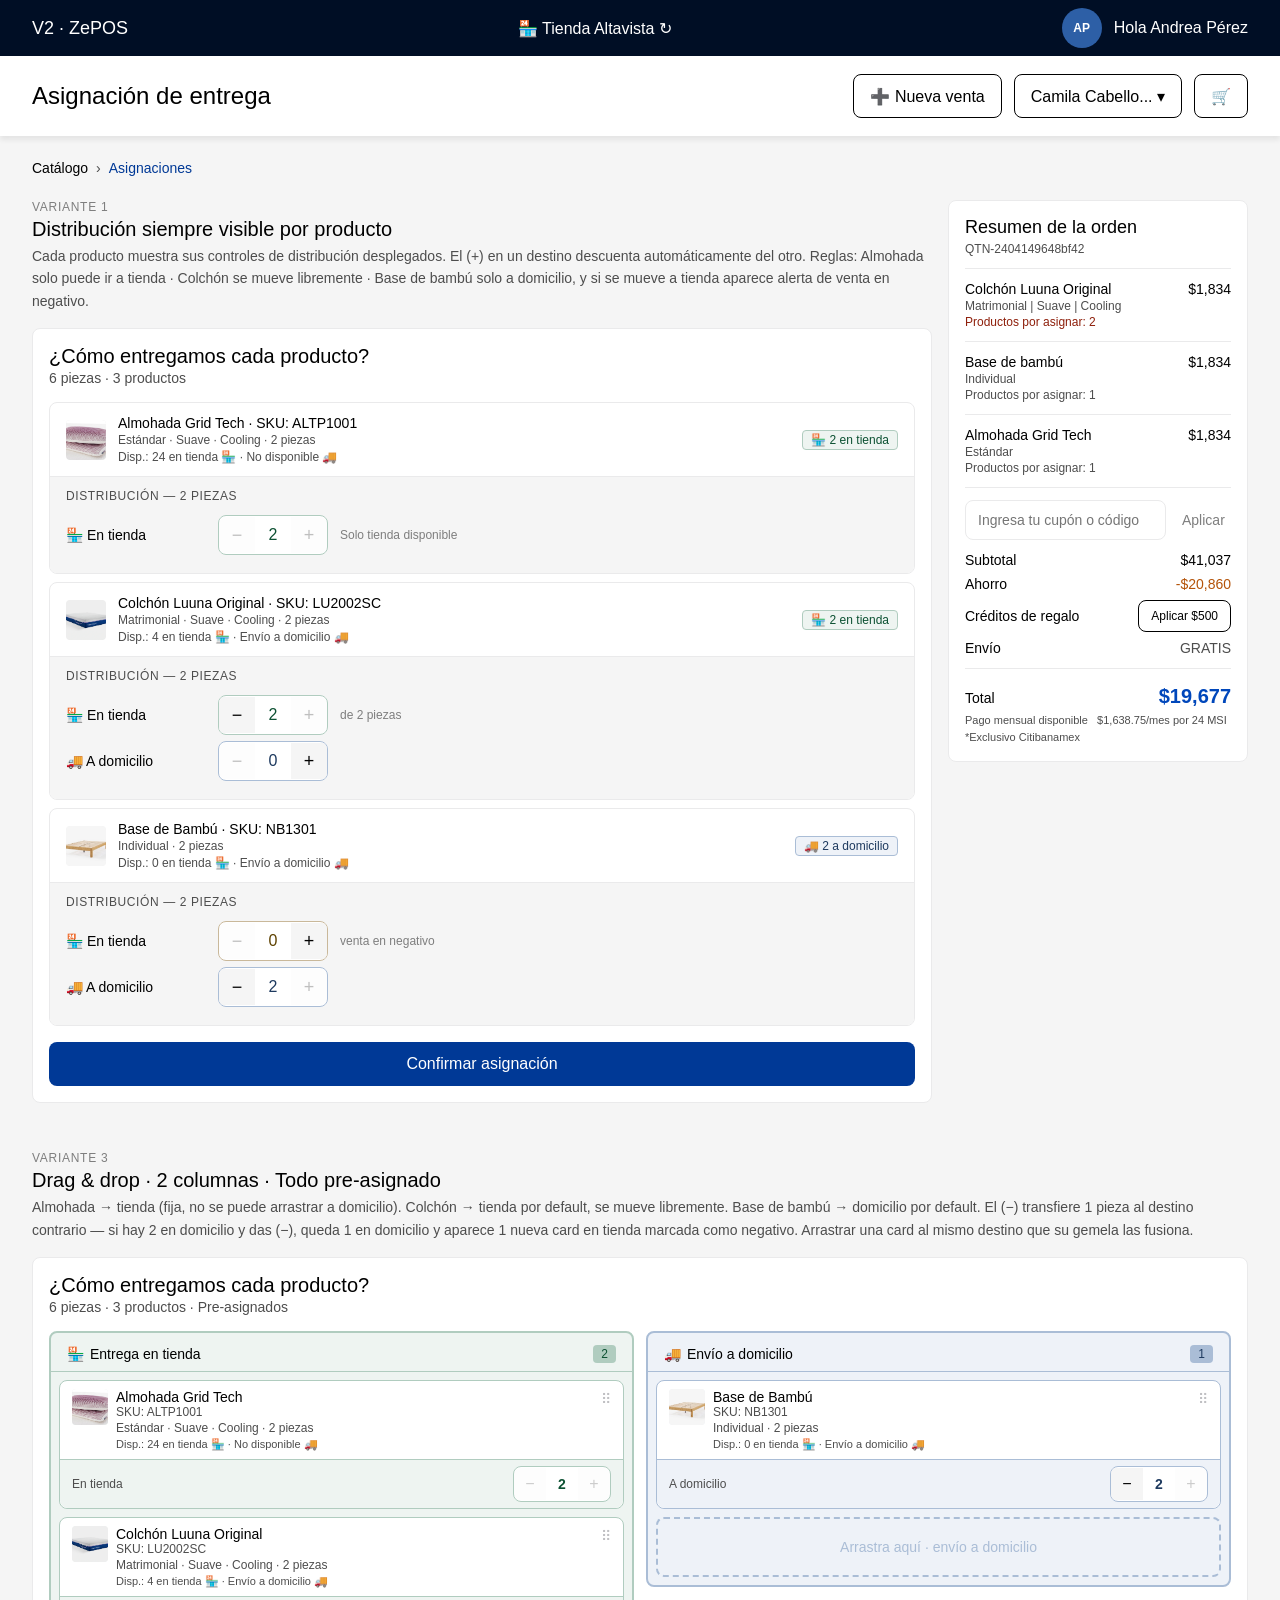
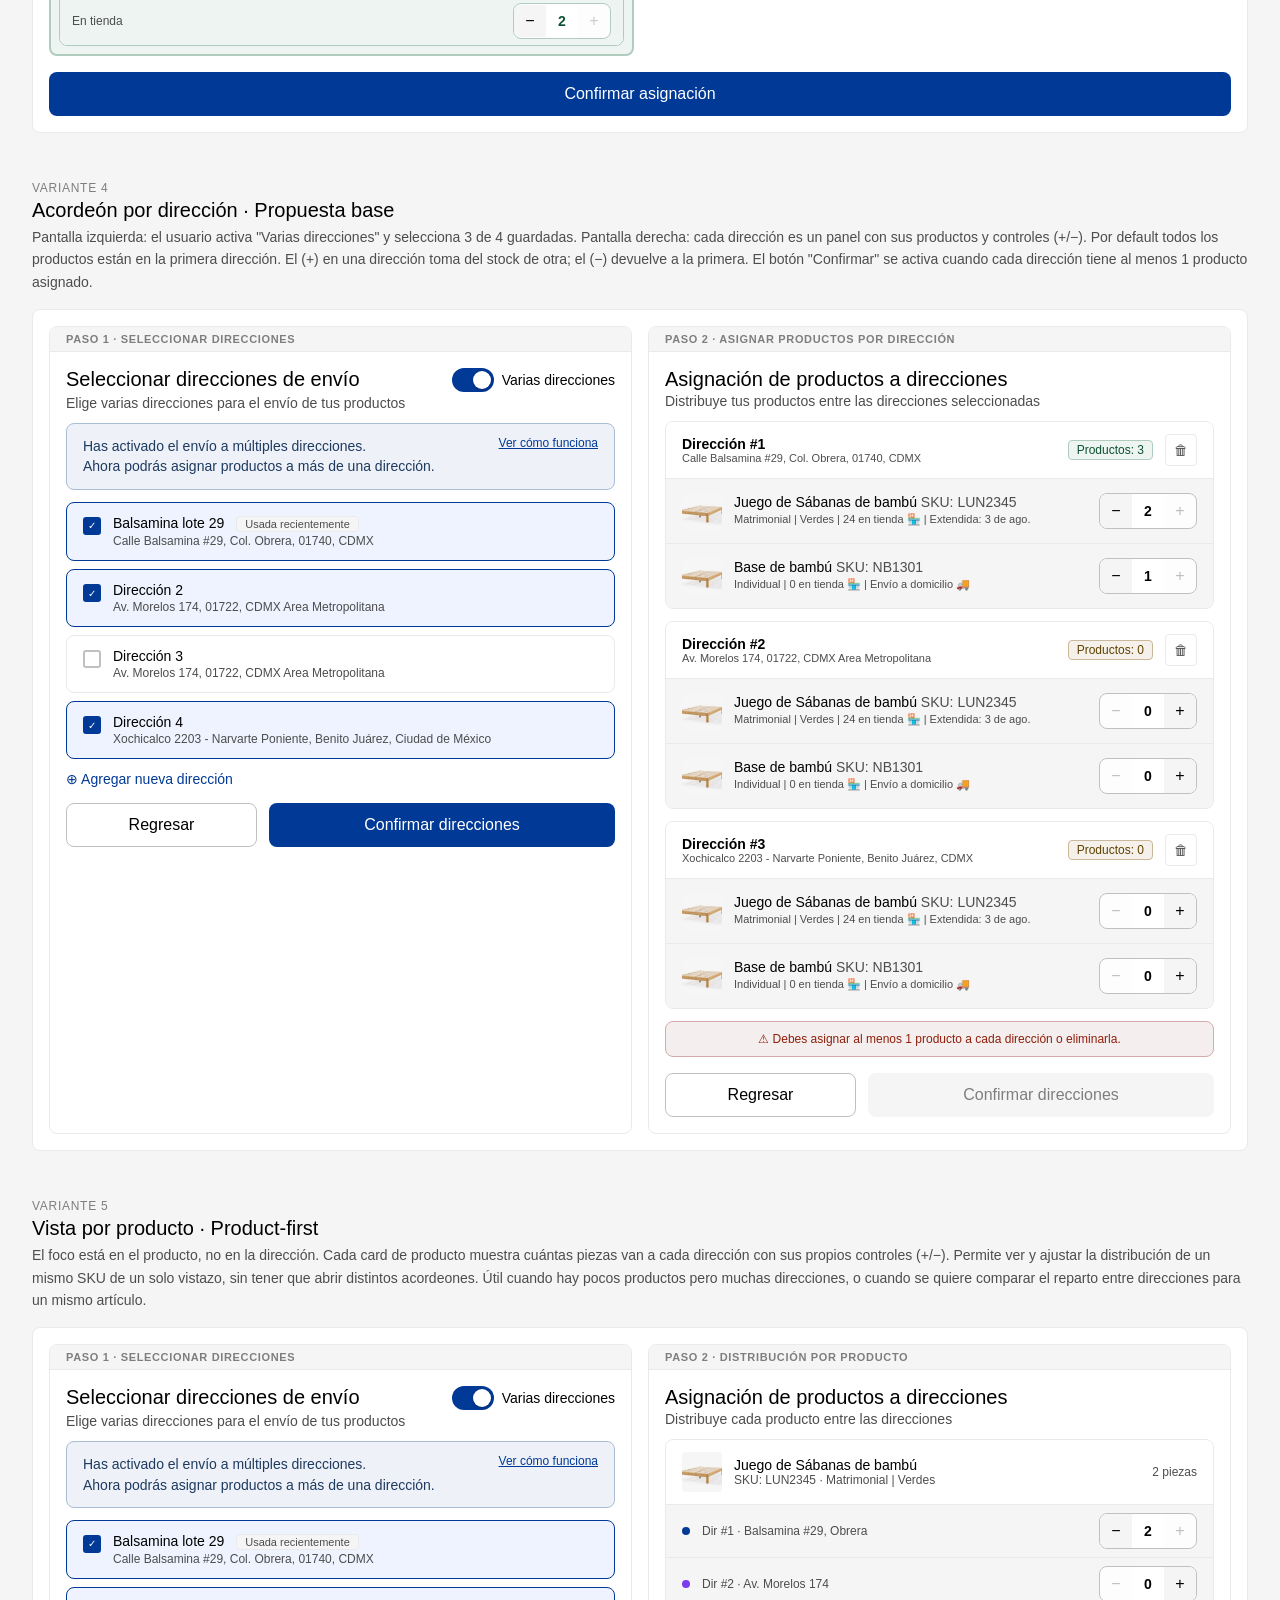
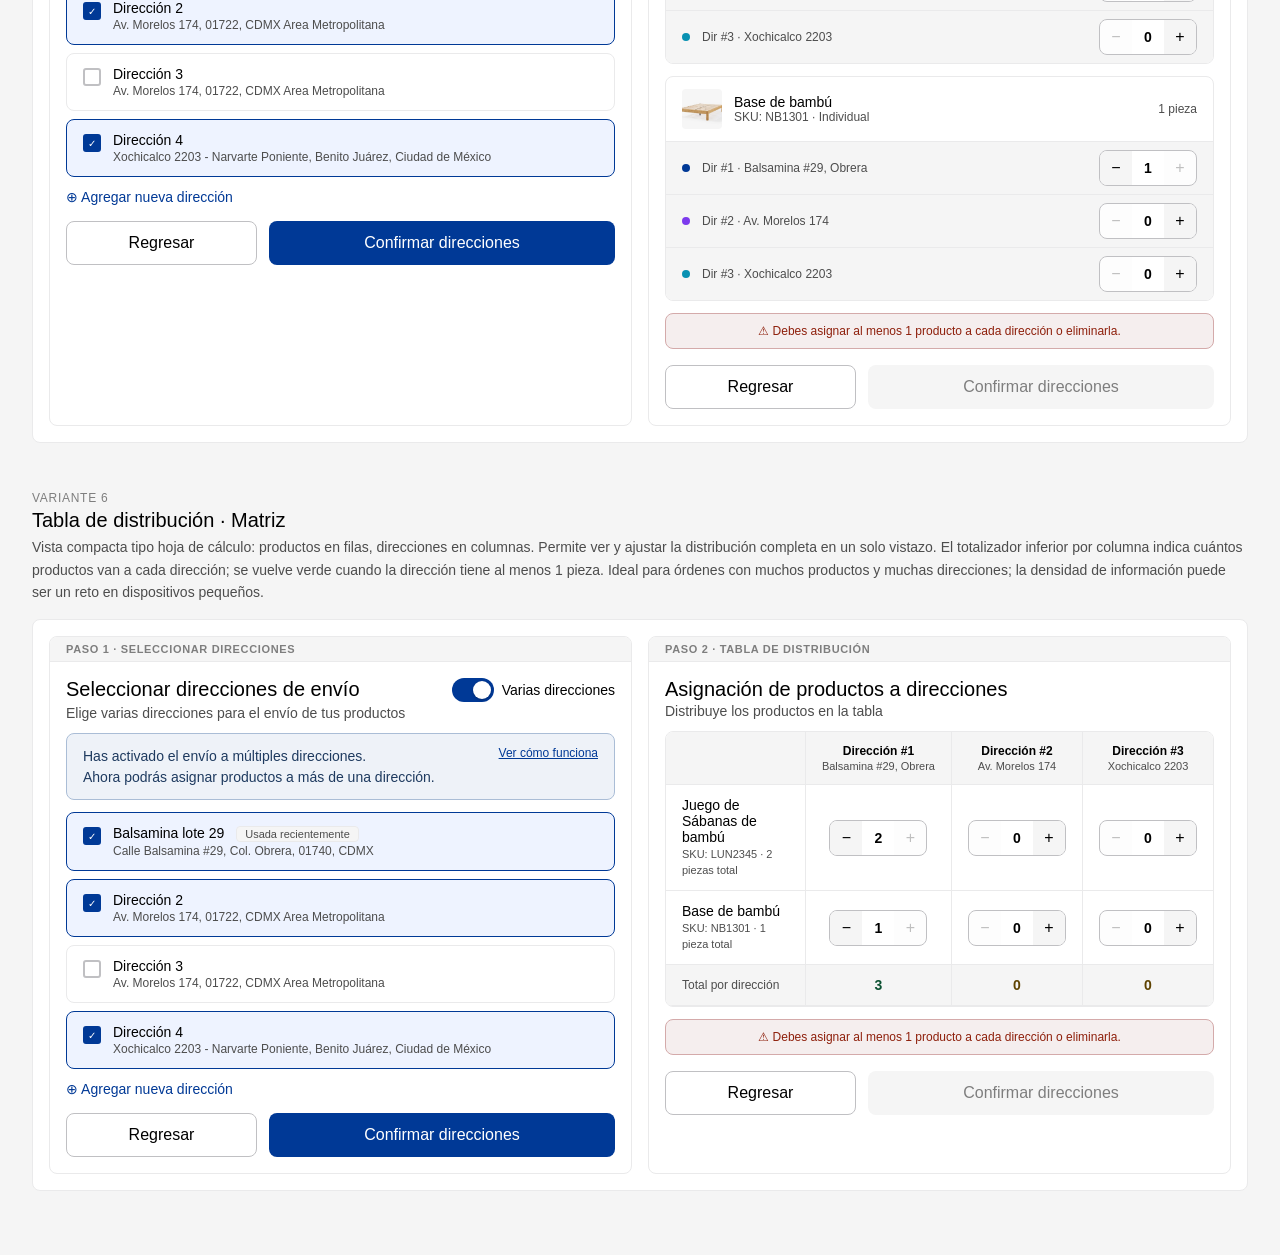
<file: Asignaciones.html>
<!DOCTYPE html>
<html lang="es">
<head>
<meta charset="UTF-8">
<meta name="viewport" content="width=device-width, initial-scale=1.0">
<title>Asignación · 2 Variantes · DS POS</title>
<link rel="stylesheet" href="tokens.css">
<style>
:root {
  /* ── DS token bridge ── */
  --font:            var(--ds-font-family);
  --bg-default:      var(--ds-bg-primary);       /* #ffffff */
  --bg-subtle:       var(--ds-bg-secondary);     /* #f5f5f5 */
  --bg-brand:        var(--ds-blue-600);          /* #003996 */
  --bg-brand-strong: var(--ds-blue-900);          /* #000e25 */
  --bg-disabled:     var(--ds-bg-secondary);     /* #f5f5f5 */
  --text-primary:    var(--ds-fg-primary);        /* #000000 */
  --text-secondary:  var(--ds-grey-dark-500);     /* #4d4d4d */
  --text-disabled:   var(--ds-fg-disabled);       /* #7e7e7e */
  --text-inverted:   var(--ds-grey-light-50);     /* #ffffff */
  --text-brand:      var(--ds-blue-500);          /* #0047bb */
  --text-link:       var(--ds-blue-600);          /* #003996 */
  --text-success:    var(--ds-fg-success);        /* #0c5132 */
  --text-warning:    var(--ds-fg-warning);        /* #5e4200 — token; prototype usaba #78350F */
  --text-error:      var(--ds-fg-error);          /* #8e1f0b — token; prototype usaba #991B1B */
  --border-subtle:   var(--ds-grey-light-200);    /* #eaeaeb */
  --border-default:  var(--ds-grey-light-500);    /* #c0c0c3 */
  --border-strong:   var(--ds-fg-primary);        /* #000000 */

  /* ── State tokens ── */
  --suc-bg: var(--ds-bg-success-subtle);      --suc-br: var(--ds-border-success-subtle);
  --war-bg: var(--ds-bg-warning-subtle);      --war-br: var(--ds-border-warning-subtle);
  --err-bg: var(--ds-bg-error-subtle);        --err-br: var(--ds-border-error-subtle);
  --inf-bg: var(--ds-bg-info-subtle);         --inf-br: var(--ds-border-info-subtle);
  --inf-tx: var(--ds-fg-info-strong);
  --acc-ti: var(--ds-bg-success-subtle);      --acc-ti-br: var(--ds-border-success-subtle);
  --acc-do: var(--ds-bg-info-subtle);         --acc-do-br: var(--ds-border-info-subtle);
  --acc-ng: var(--ds-bg-warning-subtle);      --acc-ng-br: var(--ds-border-warning-subtle);

  /* ── Radius · Border width ── */
  --r-sm:   var(--ds-br-soft);    /* 4px */
  --r-md:   var(--ds-br-medium);  /* 8px */
  --r-full: var(--ds-br-full);    /* 999px */
  --bw-s:   var(--ds-bw-s);       /* 1px */
  --bw-m:   var(--ds-bw-m);       /* 2px */

  /* ── Spacing ── */
  --s-050: var(--ds-space-050);  /* 2px */
  --s-100: var(--ds-space-100);  /* 4px */
  --s-150: var(--ds-space-150);  /* 6px */
  --s-200: var(--ds-space-200);  /* 8px */
  --s-300: var(--ds-space-300);  /* 12px */
  --s-400: var(--ds-space-400);  /* 16px */
  --s-800: var(--ds-space-800);  /* 32px */

  /* ── Typography ── */
  --fs-xs: var(--ds-font-size-body-xs);    /* 11px */
  --fs-s:  var(--ds-font-size-body-s);     /* 12px */
  --fs-m:  var(--ds-font-size-body-m);     /* 14px */
  --fs-l:  var(--ds-font-size-body-l);     /* 16px */
  --fs-hl: var(--ds-font-size-heading-s);  /* 24px */
  --fs-hs: 18px;  /* pendiente en token file */
  --fs-hm: 20px;  /* pendiente en token file */
  --lh-s:  var(--ds-line-height-body-s);   /* 14px */
  --lh-m:  var(--ds-line-height-body-m);   /* 16px */
  --lh-l:  var(--ds-line-height-body-l);   /* 20px */
  --lh-hl: var(--ds-line-height-heading-s); /* 28px */
  --lh-hs: 22px;  /* pendiente en token file */
  --lh-hm: 24px;  /* pendiente en token file */
}
*, *::before, *::after { box-sizing: border-box; margin: 0; padding: 0; }
body { font-family: var(--font); background: var(--bg-subtle); color: var(--text-primary); }

/* TOPBAR */
.topbar { background: var(--bg-brand-strong); color: var(--text-inverted); display: flex; align-items: center; justify-content: space-between; padding: 0 var(--s-800); height: 56px; }
.tb-brand { font-size: var(--fs-hs); font-weight: 400; }
.tb-store { font-size: var(--fs-l); color: var(--text-inverted); background: none; border: none; cursor: pointer; }
.tb-user  { display: flex; align-items: center; gap: var(--s-300); font-size: var(--fs-l); font-weight: 500; }
.tb-av    { width: 40px; height: 40px; border-radius: var(--r-full); background: #2D5FA6; display: flex; align-items: center; justify-content: center; font-size: var(--fs-s); font-weight: 700; }

/* SUBBAR */
.subbar { background: var(--bg-default); display: flex; align-items: center; justify-content: space-between; padding: 0 var(--s-800); height: 80px; box-shadow: 0 4px 5px rgba(0,0,0,.07); }
.subbar-title { font-size: var(--fs-hl); font-weight: 500; }
.subbar-right { display: flex; gap: var(--s-300); align-items: center; }
.btn-outline { display: flex; align-items: center; gap: var(--s-150); height: 44px; padding: var(--s-200) var(--s-400); border: var(--bw-s) solid var(--border-strong); border-radius: var(--r-md); background: var(--bg-default); font-family: var(--font); font-size: var(--fs-l); color: var(--text-primary); cursor: pointer; white-space: nowrap; }
.btn-outline:hover { background: var(--bg-subtle); }

/* PAGE */
.page { padding: var(--s-400) var(--s-800); max-width: 1280px; margin: 0 auto; }
.page-cols { display: grid; grid-template-columns: 1fr 300px; gap: var(--s-400); align-items: start; }

.order-summary { background: var(--bg-default); border: var(--bw-s) solid var(--border-subtle); border-radius: var(--r-md); padding: var(--s-400); position: sticky; top: var(--s-400); }
.os-title { font-size: var(--fs-hs); font-weight: 500; margin-bottom: var(--s-100); }
.os-id    { font-size: var(--fs-s); color: var(--text-secondary); margin-bottom: var(--s-300); }

.os-items { border-top: var(--bw-s) solid var(--border-subtle); }
.os-item  { padding: var(--s-300) 0; border-bottom: var(--bw-s) solid var(--border-subtle); display: grid; grid-template-columns: 1fr auto; gap: 2px var(--s-200); }
.os-item-name  { font-size: var(--fs-m); font-weight: 500; grid-column: 1; }
.os-item-price { font-size: var(--fs-m); font-weight: 500; grid-column: 2; grid-row: 1; text-align: right; }
.os-item-attrs { font-size: var(--fs-s); color: var(--text-secondary); grid-column: 1 / -1; }
.os-item-pend  { font-size: var(--fs-s); grid-column: 1 / -1; }
.os-item-pend.alert { color: var(--text-error); }
.os-item-pend.ok    { color: var(--text-secondary); }

.os-coupon { display: flex; gap: var(--s-100); margin: var(--s-300) 0; }
.os-coupon input { flex: 1; height: 40px; padding: 0 var(--s-300); border: var(--bw-s) solid var(--border-subtle); border-radius: var(--r-md); font-family: var(--font); font-size: var(--fs-m); color: var(--text-secondary); background: var(--bg-default); outline: none; }
.os-coupon-btn { height: 40px; padding: 0 var(--s-300); border: none; border-radius: var(--r-md); font-family: var(--font); font-size: var(--fs-m); color: var(--text-disabled); background: none; cursor: default; white-space: nowrap; }

.os-rows { display: flex; flex-direction: column; gap: var(--s-200); padding-bottom: var(--s-300); border-bottom: var(--bw-s) solid var(--border-subtle); }
.os-row  { display: flex; align-items: center; justify-content: space-between; font-size: var(--fs-m); }
.os-row-lbl { color: var(--text-primary); }
.os-row-val { font-weight: 500; }
.os-row-val.saving { color: #B45309; }
.os-row-val.free   { color: var(--text-secondary); }
.os-credit-btn { height: 32px; padding: 0 var(--s-300); border: var(--bw-s) solid var(--border-strong); border-radius: var(--r-md); font-family: var(--font); font-size: var(--fs-s); font-weight: 500; background: var(--bg-default); cursor: pointer; }

.os-total { display: flex; justify-content: space-between; align-items: baseline; padding-top: var(--s-300); margin-top: var(--s-100); }
.os-total-lbl { font-size: var(--fs-m); font-weight: 500; }
.os-total-val { font-size: var(--fs-hm); font-weight: 700; color: var(--ds-blue-500); }
.os-monthly   { font-size: var(--fs-xs); color: var(--text-secondary); margin-top: var(--s-100); line-height: 1.5; }
.breadcrumb { font-size: var(--fs-m); margin-bottom: var(--s-400); padding: var(--s-200) 0; display: flex; align-items: center; gap: var(--s-200); color: var(--text-primary); }
.breadcrumb a { color: var(--text-link); text-decoration: none; }

/* VARIANT */
.variant { margin-bottom: 48px; }
.variant-badge { font-size: var(--fs-s); font-weight: 500; text-transform: uppercase; letter-spacing:.06em; color: var(--text-disabled); margin-bottom: var(--s-100); display: block; }
.variant-title { font-size: var(--fs-hm); font-weight: 500; margin-bottom: var(--s-100); }
.variant-desc  { font-size: var(--fs-m); color: var(--text-secondary); margin-bottom: var(--s-400); line-height: 1.6; }
.variant-body  { background: var(--bg-default); border: var(--bw-s) solid var(--border-subtle); border-radius: var(--r-md); padding: var(--s-400); }

/* PANEL HEADER */
.ph { display: flex; align-items: center; justify-content: space-between; margin-bottom: var(--s-400); gap: var(--s-300); flex-wrap: wrap; }
.ph-title { font-size: var(--fs-hm); font-weight: 500; }
.ph-sub   { font-size: var(--fs-m); color: var(--text-secondary); margin-top: var(--s-050); }

/* PILL */
.pill { display: inline-flex; align-items: center; gap: var(--s-100); padding: var(--s-100) var(--s-300); border-radius: var(--r-sm); font-size: var(--fs-s); font-weight: 500; white-space: nowrap; }
.pill-warn { background: var(--war-bg); color: var(--text-warning); border: var(--bw-s) solid var(--war-br); }
.pill-ok   { background: var(--suc-bg); color: var(--text-success); border: var(--bw-s) solid var(--suc-br); }

/* CONFIRM BTN */
.confirm-btn { width: 100%; height: 44px; border-radius: var(--r-md); font-family: var(--font); font-size: var(--fs-l); font-weight: 400; border: none; cursor: not-allowed; margin-top: var(--s-400); background: var(--bg-disabled); color: var(--text-disabled); transition: background .2s; }
.confirm-btn.active { background: var(--bg-brand); color: var(--text-inverted); cursor: pointer; }
.confirm-btn.active:hover { background: #002d7a; }

/* QTY SELECTOR */
.qty-sel { display: flex; align-items: center; height: 40px; border: var(--bw-s) solid var(--border-default); border-radius: var(--r-md); overflow: hidden; background: var(--bg-default); }
.qty-sel.ti  { border-color: var(--acc-ti-br); }
.qty-sel.do  { border-color: var(--acc-do-br); }
.qty-sel.neg { border-color: var(--acc-ng-br); }
.qs-btn { width: 36px; height: 36px; display: flex; align-items: center; justify-content: center; background: var(--bg-subtle); border: none; cursor: pointer; font-size: 18px; color: var(--text-primary); font-weight: 300; transition: background .12s; }
.qs-btn:hover:not(.off) { background: var(--border-subtle); }
.qs-btn.off { opacity: .25; cursor: default; pointer-events: none; }
.qs-val { width: 36px; text-align: center; font-size: var(--fs-l); background: var(--bg-default); }
.qs-val.ti  { color: var(--text-success); }
.qs-val.do  { color: var(--inf-tx); }
.qs-val.neg { color: var(--text-warning); }

/* ASSIGN BADGE */
.ab { font-size: var(--fs-s); font-weight: 500; padding: var(--s-050) var(--s-200); border-radius: var(--r-sm); white-space: nowrap; display: inline-flex; align-items: center; }
.ab-ti   { background: var(--acc-ti);  color: var(--text-success);  border: var(--bw-s) solid var(--acc-ti-br); }
.ab-do   { background: var(--acc-do);  color: var(--inf-tx);        border: var(--bw-s) solid var(--acc-do-br); }
.ab-sp   { background: #F0EEF5;        color: #4A3980;              border: var(--bw-s) solid #B8AECE; }
.ab-ng   { background: var(--acc-ng);  color: var(--text-warning);  border: var(--bw-s) solid var(--acc-ng-br); }
.ab-pend { background: var(--war-bg);  color: var(--text-warning);  border: var(--bw-s) solid var(--war-br); }

/* NOTES */
.note { font-size: var(--fs-xs); padding: var(--s-100) var(--s-300); border-radius: var(--r-sm); margin-top: var(--s-200); line-height: 1.5; }
.note-warn { background: var(--war-bg); color: var(--text-warning); border: var(--bw-s) solid var(--war-br); }
.note-err  { background: var(--err-bg); color: var(--text-error);   border: var(--bw-s) solid var(--err-br); }

/* ════════════════════════
   VARIANTE 1 · EXPANDIBLE
════════════════════════ */
.v1-list { display: flex; flex-direction: column; gap: var(--s-200); }

.v1-card { border: var(--bw-s) solid var(--border-subtle); border-radius: var(--r-md); overflow: hidden; background: var(--bg-default); }
.v1-card-head { display: flex; align-items: center; gap: var(--s-300); padding: var(--s-300) var(--s-400); border-bottom: var(--bw-s) solid var(--border-subtle); }
.v1-img  { width: 40px; height: 40px; border-radius: var(--r-sm); background: var(--bg-subtle); display: flex; align-items: center; justify-content: center; font-size: 22px; flex-shrink: 0; overflow: hidden; }
.v1-info { flex: 1; min-width: 0; }
.v1-name  { font-size: var(--fs-m); font-weight: 500; }
.v1-attrs { font-size: var(--fs-s); color: var(--text-secondary); margin-top: 2px; }
.v1-avail { font-size: var(--fs-s); margin-top: 3px; font-weight: 500; }
.av-ti { color: var(--text-success); }
.av-do { color: var(--inf-tx); }
.av-bo { color: var(--text-secondary); }

.v1-expand { padding: var(--s-300) var(--s-400); background: var(--bg-subtle); }
.v1-expand-title { font-size: var(--fs-s); font-weight: 500; color: var(--text-secondary); text-transform: uppercase; letter-spacing:.05em; margin-bottom: var(--s-300); }
.v1-row { display: flex; align-items: center; gap: var(--s-300); margin-bottom: var(--s-150); }
.v1-lbl { font-size: var(--fs-m); color: var(--text-primary); width: 140px; flex-shrink: 0; }
.v1-of  { font-size: var(--fs-s); color: var(--text-disabled); }

/* ════════════════════════
   VARIANTE 3 · DnD 2 cols
════════════════════════ */
.cols2 { display: grid; grid-template-columns: 1fr 1fr; gap: var(--s-300); align-items: start; }

.col { border-radius: var(--r-md); border: var(--bw-m) solid transparent; min-height: 240px; display: flex; flex-direction: column; transition: border-color .15s, background .15s; }
.col-ti { background: var(--acc-ti); border-color: var(--acc-ti-br); }
.col-do { background: var(--acc-do); border-color: var(--acc-do-br); }
.col.dov-ti { border-style: dashed; border-color: var(--suc-br); background: #E4EDE8; }
.col.dov-do { border-style: dashed; border-color: var(--inf-br); background: #E4EBF3; }

.col-head { padding: var(--s-300) var(--s-400) var(--s-200); display: flex; align-items: center; justify-content: space-between; border-bottom: var(--bw-s) solid transparent; }
.col-ti .col-head { border-color: var(--acc-ti-br); }
.col-do .col-head { border-color: var(--acc-do-br); }
.col-title-wrap { display: flex; align-items: center; gap: var(--s-150); font-size: var(--fs-m); font-weight: 500; }
.col-cnt { font-size: var(--fs-s); font-weight: 500; padding: 2px var(--s-200); border-radius: var(--r-sm); }
.col-ti .col-cnt { background: var(--acc-ti-br); color: var(--text-success); }
.col-do .col-cnt { background: var(--acc-do-br); color: var(--inf-tx); }

.dz { flex: 1; padding: var(--s-200); display: flex; flex-direction: column; gap: var(--s-200); min-height: 160px; }
.dz-hint { display: flex; align-items: center; justify-content: center; height: 60px; border: var(--bw-m) dashed var(--border-subtle); border-radius: var(--r-md); font-size: var(--fs-m); color: var(--text-disabled); }
.col-ti .dz-hint { border-color: var(--acc-ti-br); color: var(--acc-ti-br); }
.col-do .dz-hint { border-color: var(--acc-do-br); color: var(--acc-do-br); }

/* DnD PRODUCT CARD */
.pc { background: var(--bg-default); border-radius: var(--r-md); border: var(--bw-s) solid var(--border-subtle); cursor: grab; user-select: none; transition: opacity .15s, box-shadow .15s; }
.pc:active { cursor: grabbing; }
.col-ti .pc { border-color: var(--acc-ti-br); }
.col-do .pc { border-color: var(--acc-do-br); }
.pc.is-neg  { border-color: var(--acc-ng-br); }

.pc-body { padding: var(--s-200) var(--s-300); }
.pc-top  { display: flex; align-items: flex-start; gap: var(--s-200); }
.pc-img  { width: 36px; height: 36px; border-radius: var(--r-sm); background: var(--bg-subtle); display: flex; align-items: center; justify-content: center; font-size: 18px; flex-shrink: 0; }
.col-ti .pc-img { background: var(--acc-ti); }
.col-do .pc-img { background: var(--acc-do); }
.pc.is-neg .pc-img { background: var(--acc-ng); }
.pc-info { flex: 1; min-width: 0; }
.pc-name  { font-size: var(--fs-m); font-weight: 500; line-height: var(--lh-m); }
.pc-sku   { font-size: var(--fs-s); color: var(--text-secondary); }
.pc-attrs { font-size: var(--fs-s); color: var(--text-secondary); margin-top: 2px; }
.pc-avail { font-size: var(--fs-xs); margin-top: 3px; font-weight: 500; }
.drag-h { color: var(--border-default); font-size: 14px; flex-shrink: 0; cursor: grab; padding-top: 2px; }

.pc-foot { display: flex; align-items: center; justify-content: space-between; padding: var(--s-150) var(--s-300); border-top: var(--bw-s) solid var(--border-subtle); background: var(--bg-subtle); border-radius: 0 0 var(--r-md) var(--r-md); }
.col-ti .pc-foot { border-top-color: var(--acc-ti-br); background: var(--acc-ti); }
.col-do .pc-foot { border-top-color: var(--acc-do-br); background: var(--acc-do); }
.pc.is-neg .pc-foot { border-top-color: var(--acc-ng-br); background: var(--acc-ng); }
.pc-foot-lbl { font-size: var(--fs-s); color: var(--text-secondary); }

.pc-qty { display: flex; align-items: center; height: 36px; border: var(--bw-s) solid var(--border-default); border-radius: var(--r-md); overflow: hidden; background: var(--bg-default); }
.col-ti .pc-qty { border-color: var(--acc-ti-br); }
.col-do .pc-qty { border-color: var(--acc-do-br); }
.pc.is-neg .pc-qty { border-color: var(--acc-ng-br); }
.qb { width: 32px; height: 32px; display: flex; align-items: center; justify-content: center; background: var(--bg-subtle); border: none; cursor: pointer; font-size: 16px; color: var(--text-primary); font-weight: 300; transition: background .12s; }
.qb:hover:not(.off) { background: var(--border-subtle); }
.qb.off { opacity: .2; cursor: default; pointer-events: none; }
.qv { width: 32px; text-align: center; font-size: var(--fs-m); font-weight: 600; background: var(--bg-default); color: var(--text-primary); }
.col-ti .qv { color: var(--text-success); }
.col-do .qv { color: var(--inf-tx); }
.pc.is-neg .qv { color: var(--text-warning); }

.pc-neg-note { font-size: var(--fs-xs); padding: var(--s-100) var(--s-300); background: var(--war-bg); color: var(--text-warning); border-top: 1px solid var(--war-br); border-radius: 0 0 var(--r-md) var(--r-md); font-weight: 500; }

.col-action { padding: var(--s-200); border-top: var(--bw-s) solid transparent; }
.col-ti .col-action { border-top-color: var(--acc-ti-br); }
.col-do .col-action { border-top-color: var(--acc-do-br); }
.col-btn { width: 100%; height: 44px; border-radius: var(--r-md); font-family: var(--font); font-size: var(--fs-m); font-weight: 500; border: none; cursor: pointer; }
.col-ti .col-btn { background: var(--ds-green-700, #166534); color: #fff; }
.col-ti .col-btn:hover { background: var(--ds-green-800, #14532d); }
.col-do .col-btn { background: var(--bg-brand); color: var(--text-inverted); }
.col-do .col-btn:hover { background: #002d7a; }

/* GHOST */
#ghost { position: fixed; pointer-events: none; z-index: 9999; display: none; background: var(--bg-default); border: var(--bw-s) solid #0047BB; border-radius: var(--r-md); padding: var(--s-200) var(--s-300); font-size: var(--fs-m); font-weight: 500; box-shadow: 0 8px 24px rgba(0,0,0,.14); transform: rotate(1.5deg) scale(1.02); max-width: 220px; white-space: nowrap; }

/* ══════════════════════════════════════════════════
   VARIANTES 4-6 · ENVÍO A VARIAS DIRECCIONES
══════════════════════════════════════════════════ */
.two-screens { display: grid; grid-template-columns: 1fr 1fr; gap: var(--s-400); }
.scr { border: var(--bw-s) solid var(--border-subtle); border-radius: var(--r-md); background: var(--bg-default); overflow: hidden; }
.scr-lbl { font-size: var(--fs-xs); font-weight: 600; text-transform: uppercase; letter-spacing:.06em; color: var(--text-disabled); padding: var(--s-150) var(--s-400); background: var(--bg-subtle); border-bottom: var(--bw-s) solid var(--border-subtle); }
.scr-body { padding: var(--s-400); display: flex; flex-direction: column; gap: var(--s-300); }

/* toggle switch */
.toggle-row { display: flex; align-items: flex-start; justify-content: space-between; gap: var(--s-300); }
.sw-wrap { display: flex; align-items: center; gap: var(--s-200); flex-shrink: 0; }
.sw { width: 42px; height: 24px; background: var(--bg-brand); border-radius: 12px; position: relative; flex-shrink: 0; }
.sw::after { content:''; width: 18px; height: 18px; background: #fff; border-radius: 50%; position: absolute; top: 3px; right: 3px; box-shadow: 0 1px 3px rgba(0,0,0,.25); }
.sw-label { font-size: var(--fs-m); font-weight: 500; white-space: nowrap; }

/* info banner */
.i-banner { background: var(--inf-bg); border: var(--bw-s) solid var(--inf-br); border-radius: var(--r-md); padding: var(--s-300) var(--s-400); display: flex; align-items: flex-start; justify-content: space-between; gap: var(--s-300); }
.ib-main { font-size: var(--fs-m); color: var(--inf-tx); font-weight: 500; line-height: 1.45; }
.ib-link { font-size: var(--fs-s); color: var(--text-link); white-space: nowrap; cursor: pointer; text-decoration: underline; }

/* address selector list */
.addr-list { display: flex; flex-direction: column; gap: var(--s-200); }
.a-item { display: flex; align-items: flex-start; gap: var(--s-300); padding: var(--s-300) var(--s-400); border: var(--bw-s) solid var(--border-subtle); border-radius: var(--r-md); cursor: pointer; }
.a-item.on { border-color: var(--bg-brand); background: #EEF3FF; }
.a-cb { width: 18px; height: 18px; border-radius: 3px; border: 2px solid var(--border-default); flex-shrink: 0; margin-top: 2px; display: flex; align-items: center; justify-content: center; font-size: 10px; color: transparent; }
.a-item.on .a-cb { background: var(--bg-brand); border-color: var(--bg-brand); color: #fff; }
.a-info { flex: 1; min-width: 0; }
.a-name { font-size: var(--fs-m); font-weight: 500; margin-bottom: 2px; }
.a-street { font-size: var(--fs-s); color: var(--text-secondary); }
.a-badge-r { font-size: var(--fs-xs); background: var(--bg-subtle); color: var(--text-secondary); border: var(--bw-s) solid var(--border-subtle); border-radius: var(--r-sm); padding: 1px var(--s-200); display: inline-block; margin-left: var(--s-200); vertical-align: middle; }

/* add address link */
.a-add { display: flex; align-items: center; gap: var(--s-200); font-size: var(--fs-m); color: var(--text-link); cursor: pointer; }

/* screen action bar */
.scr-actions { display: flex; gap: var(--s-300); margin-top: var(--s-100); }
.btn-back { height: 44px; padding: 0 var(--s-400); border: var(--bw-s) solid var(--border-default); border-radius: var(--r-md); font-family: var(--font); font-size: var(--fs-l); background: var(--bg-default); cursor: pointer; flex: 1; }
.btn-cta  { height: 44px; padding: 0 var(--s-400); border: none; border-radius: var(--r-md); font-family: var(--font); font-size: var(--fs-l); background: var(--bg-brand); color: var(--text-inverted); cursor: pointer; flex: 2; white-space: nowrap; }
.btn-cta.off { background: var(--bg-disabled); color: var(--text-disabled); cursor: not-allowed; }

/* error strip */
.dist-err { font-size: var(--fs-s); color: var(--text-error); background: var(--err-bg); border: var(--bw-s) solid var(--err-br); border-radius: var(--r-md); padding: var(--s-200) var(--s-300); line-height: 1.5; text-align: center; }

/* distribution step heading */
.dist-title { font-size: var(--fs-hm); font-weight: 500; }
.dist-sub { font-size: var(--fs-m); color: var(--text-secondary); margin-top: 2px; }

/* mini stepper (shared) */
.st { display: flex; align-items: center; height: 36px; border: var(--bw-s) solid var(--border-default); border-radius: var(--r-md); overflow: hidden; background: var(--bg-default); flex-shrink: 0; }
.st-b { width: 32px; height: 36px; display: flex; align-items: center; justify-content: center; background: var(--bg-subtle); border: none; cursor: pointer; font-size: 16px; font-weight: 300; transition: background .1s; }
.st-b:hover:not(.off) { background: var(--border-subtle); }
.st-b.off { opacity: .25; cursor: not-allowed; pointer-events: none; }
.st-v { width: 32px; text-align: center; font-size: var(--fs-m); font-weight: 600; background: var(--bg-default); }

/* ─── V4 · Accordion por dirección ─── */
.da-list { display: flex; flex-direction: column; gap: var(--s-300); }
.da { border: var(--bw-s) solid var(--border-subtle); border-radius: var(--r-md); overflow: hidden; }
.da-head { display: flex; align-items: center; gap: var(--s-300); padding: var(--s-300) var(--s-400); background: var(--bg-default); }
.da-info { flex: 1; min-width: 0; }
.da-num { font-size: var(--fs-m); font-weight: 600; }
.da-st  { font-size: var(--fs-xs); color: var(--text-secondary); white-space: nowrap; overflow: hidden; text-overflow: ellipsis; }
.da-badge { font-size: var(--fs-s); font-weight: 500; padding: 2px var(--s-200); border-radius: var(--r-sm); white-space: nowrap; }
.da-badge.ok   { background: var(--suc-bg); color: var(--text-success); border: var(--bw-s) solid var(--suc-br); }
.da-badge.zero { background: var(--war-bg); color: var(--text-warning); border: var(--bw-s) solid var(--war-br); }
.da-del { width: 32px; height: 32px; border: var(--bw-s) solid var(--border-subtle); border-radius: var(--r-sm); background: none; cursor: pointer; font-size: 14px; color: var(--text-secondary); flex-shrink: 0; }
.da-del:hover { background: var(--err-bg); color: var(--text-error); border-color: var(--err-br); }
.da-prods { background: var(--bg-subtle); border-top: var(--bw-s) solid var(--border-subtle); }
.dp-row { display: flex; align-items: center; gap: var(--s-300); padding: var(--s-300) var(--s-400); border-bottom: var(--bw-s) solid var(--border-subtle); }
.dp-row:last-child { border-bottom: none; }
.dp-img { width: 40px; height: 40px; border-radius: var(--r-sm); object-fit: cover; flex-shrink: 0; }
.dp-info { flex: 1; min-width: 0; }
.dp-name { font-size: var(--fs-m); font-weight: 500; }
.dp-sub  { font-size: var(--fs-xs); color: var(--text-secondary); margin-top: 2px; line-height: 1.4; }

/* ─── V5 · Por producto ─── */
.pf-list { display: flex; flex-direction: column; gap: var(--s-300); }
.pf-card { border: var(--bw-s) solid var(--border-subtle); border-radius: var(--r-md); overflow: hidden; background: var(--bg-default); }
.pf-ph { display: flex; align-items: center; gap: var(--s-300); padding: var(--s-300) var(--s-400); border-bottom: var(--bw-s) solid var(--border-subtle); }
.pf-ph-info { flex: 1; min-width: 0; }
.pf-ph-name { font-size: var(--fs-m); font-weight: 500; }
.pf-ph-sku  { font-size: var(--fs-s); color: var(--text-secondary); }
.pf-ph-tot  { font-size: var(--fs-s); color: var(--text-secondary); white-space: nowrap; }
.pf-addr-rows { background: var(--bg-subtle); }
.pf-ar { display: flex; align-items: center; gap: var(--s-300); padding: var(--s-200) var(--s-400); border-bottom: var(--bw-s) solid var(--border-subtle); }
.pf-ar:last-child { border-bottom: none; }
.pf-dot { width: 8px; height: 8px; border-radius: 50%; flex-shrink: 0; }
.pf-dot.d1 { background: var(--bg-brand); }
.pf-dot.d2 { background: #7C3AED; }
.pf-dot.d3 { background: #0891B2; }
.pf-ar-name { font-size: var(--fs-s); flex: 1; overflow: hidden; text-overflow: ellipsis; white-space: nowrap; color: var(--text-secondary); }

/* ─── V6 · Matriz ─── */
.mx { display: grid; border: var(--bw-s) solid var(--border-subtle); border-radius: var(--r-md); overflow: hidden; grid-template-columns: 1fr repeat(3, auto); }
.mc { padding: var(--s-300) var(--s-400); border-bottom: var(--bw-s) solid var(--border-subtle); border-right: var(--bw-s) solid var(--border-subtle); }
.mc:nth-child(4n) { border-right: none; }
.mc.head { background: var(--bg-subtle); text-align: center; }
.mc.head .mx-addr-num { font-size: var(--fs-s); font-weight: 600; }
.mc.head .mx-addr-st  { font-size: var(--fs-xs); color: var(--text-secondary); margin-top: 2px; white-space: nowrap; }
.mc.prod { background: var(--bg-default); }
.mc.cell { background: var(--bg-default); display: flex; align-items: center; justify-content: center; }
.mc.tot  { background: var(--bg-subtle); display: flex; align-items: center; justify-content: center; font-size: var(--fs-m); font-weight: 700; }
.mc.tot.zero { color: var(--text-warning); }
.mc.tot.ok   { color: var(--text-success); }
.mc.tot-lbl  { background: var(--bg-subtle); display: flex; align-items: center; font-size: var(--fs-s); font-weight: 500; color: var(--text-secondary); }
</style>
</head>
<body>
<div id="ghost"></div>

<!-- TOPBAR -->
<div class="topbar">
  <div class="tb-brand">V2 · ZePOS</div>
  <button class="tb-store">🏪 Tienda Altavista ↻</button>
  <div class="tb-user"><div class="tb-av">AP</div><span>Hola Andrea Pérez</span></div>
</div>
<div class="subbar">
  <div class="subbar-title">Asignación de entrega</div>
  <div class="subbar-right">
    <button class="btn-outline">➕ Nueva venta</button>
    <button class="btn-outline">Camila Cabello... ▾</button>
    <button class="btn-outline">🛒</button>
  </div>
</div>

<div class="page">
<div class="breadcrumb">Catálogo <span style="color:var(--text-secondary)">›</span> <a href="#">Asignaciones</a></div>

<div class="page-cols">
<div><!-- columna principal -->

<!-- ═══════════════════════════════════════
     VARIANTE 1 · DISTRIBUCIÓN EXPANDIDA
═══════════════════════════════════════ -->
<div class="variant">
  <span class="variant-badge">Variante 1</span>
  <div class="variant-title">Distribución siempre visible por producto</div>
  <div class="variant-desc">
    Cada producto muestra sus controles de distribución desplegados. El (+) en un destino descuenta automáticamente del otro. Reglas: Almohada solo puede ir a tienda · Colchón se mueve libremente · Base de bambú solo a domicilio, y si se mueve a tienda aparece alerta de venta en negativo.
  </div>
  <div class="variant-body">

    <div class="ph">
      <div>
        <div class="ph-title">¿Cómo entregamos cada producto?</div>
        <div class="ph-sub">6 piezas · 3 productos</div>
      </div>
    </div>

    <div class="v1-list">

      <!-- ── ALMOHADA: solo tienda ── -->
      <div class="v1-card">
        <div class="v1-card-head">
          <div class="v1-img"><img src="Asignaciones/almohada-grid-tech-d-4.jpg" alt="Almohada Grid Tech" style="width:100%;height:100%;object-fit:cover;border-radius:inherit;display:block;"></div>
          <div class="v1-info">
            <div class="v1-name">Almohada Grid Tech · SKU: ALTP1001 </div>
            <div class="v1-attrs">Estándar · Suave · Cooling · 2 piezas</div>
            <div class="v1-avail av-bo">Disp.: 24 en tienda 🏪 · No disponible 🚚 </div>
          </div>
          <span class="ab ab-ti" id="v1b-alm">🏪 2 en tienda</span>
        </div>
        <div class="v1-expand">
          <div class="v1-expand-title">Distribución — 2 piezas</div>
          <div class="v1-row">
            <span class="v1-lbl">🏪 En tienda</span>
            <div class="qty-sel ti">
              <button class="qs-btn off">−</button>
              <span class="qs-val ti" id="v1-alm-ti">2</span>
              <button class="qs-btn off">+</button>
            </div>
            <span class="v1-of">Solo tienda disponible</span>
          </div>
        </div>
      </div>

      <!-- ── COLCHÓN: ambos, sin asignar ── -->
      <div class="v1-card">
        <div class="v1-card-head">
          <div class="v1-img"><img src="Asignaciones/colchon-luuna-original.webp" alt="Colchón Luuna Original" style="width:100%;height:100%;object-fit:cover;border-radius:inherit;display:block;"></div>
          <div class="v1-info">
            <div class="v1-name">Colchón Luuna Original · SKU: LU2002SC</div>
            <div class="v1-attrs">Matrimonial · Suave · Cooling · 2 piezas</div>
            <div class="v1-avail av-bo">Disp.: 4 en tienda 🏪 · Envío a domicilio 🚚</div>
          </div>
          <span class="ab ab-ti" id="v1b-col">🏪 2 en tienda</span>
        </div>
        <div class="v1-expand">
          <div class="v1-expand-title">Distribución — 2 piezas</div>
          <div class="v1-row">
            <span class="v1-lbl">🏪 En tienda</span>
            <div class="qty-sel ti">
              <button id="v1-col-ti-dec" class="qs-btn" onclick="v1move('col','ti','do')">−</button>
              <span class="qs-val ti" id="v1-col-ti">2</span>
              <button id="v1-col-ti-inc" class="qs-btn off" onclick="v1move('col','do','ti')">+</button>
            </div>
            <span class="v1-of">de 2 piezas</span>
          </div>
          <div class="v1-row">
            <span class="v1-lbl">🚚 A domicilio</span>
            <div class="qty-sel do">
              <button id="v1-col-do-dec" class="qs-btn off" onclick="v1move('col','do','ti')">−</button>
              <span class="qs-val do" id="v1-col-do">0</span>
              <button id="v1-col-do-inc" class="qs-btn" onclick="v1move('col','ti','do')">+</button>
            </div>
          </div>
          <div class="note note-err" id="v1-col-pend" style="display:none">⚠ Asigna al menos 1 pieza para continuar</div>
        </div>
      </div>

      <!-- ── BASE BAMBÚ: solo domicilio / negativo en tienda ── -->
      <div class="v1-card">
        <div class="v1-card-head">
          <div class="v1-img"><img src="Asignaciones/base-de-bambu.jpeg" alt="Base de Bambú" style="width:100%;height:100%;object-fit:cover;border-radius:inherit;display:block;"></div>
          <div class="v1-info">
            <div class="v1-name">Base de Bambú · SKU: NB1301</div>
            <div class="v1-attrs">Individual · 2 piezas</div>
            <div class="v1-avail av-bo">Disp.: 0 en tienda 🏪 · Envío a domicilio 🚚</div>
          </div>
          <span class="ab ab-do" id="v1b-base">🚚 2 a domicilio</span>
        </div>
        <div class="v1-expand">
          <div class="v1-expand-title">Distribución — 2 piezas</div>
          <div class="v1-row">
            <span class="v1-lbl">🏪 En tienda</span>
            <div class="qty-sel neg">
              <button id="v1-base-ti-dec" class="qs-btn off" onclick="v1move('base','ti','do')">−</button>
              <span class="qs-val neg" id="v1-base-ti">0</span>
              <button id="v1-base-ti-inc" class="qs-btn" onclick="v1move('base','do','ti')">+</button>
            </div>
            <span class="v1-of">venta en negativo</span>
          </div>
          <div class="v1-row">
            <span class="v1-lbl">🚚 A domicilio</span>
            <div class="qty-sel do">
              <button id="v1-base-do-dec" class="qs-btn" onclick="v1move('base','do','ti')">−</button>
              <span class="qs-val do" id="v1-base-do">2</span>
              <button id="v1-base-do-inc" class="qs-btn off" onclick="v1move('base','ti','do')">+</button>
            </div>
          </div>
          <div class="note note-warn" id="v1-base-neg" style="display:none">
            ⚠ Venta en negativo — esta pieza se gestionará como préstamo desde otra tienda
          </div>
        </div>
      </div>

    </div><!-- /v1-list -->
    <button class="confirm-btn active" id="v1-confirm">Confirmar asignación</button>
  </div>
</div>

</div><!-- /columna principal -->

<!-- ── RESUMEN DE ORDEN ── -->
<aside class="order-summary">
  <div class="os-title">Resumen de la orden</div>
  <div class="os-id">QTN-2404149648bf42</div>

  <div class="os-items">
    <div class="os-item">
      <div class="os-item-name">Colchón Luuna Original</div>
      <div class="os-item-price">$1,834</div>
      <div class="os-item-attrs">Matrimonial | Suave | Cooling</div>
      <div class="os-item-pend alert">Productos por asignar: 2</div>
    </div>
    <div class="os-item">
      <div class="os-item-name">Base de bambú</div>
      <div class="os-item-price">$1,834</div>
      <div class="os-item-attrs">Individual</div>
      <div class="os-item-pend ok">Productos por asignar: 1</div>
    </div>
    <div class="os-item">
      <div class="os-item-name">Almohada Grid Tech</div>
      <div class="os-item-price">$1,834</div>
      <div class="os-item-attrs">Estándar</div>
      <div class="os-item-pend ok">Productos por asignar: 1</div>
    </div>
  </div>

  <div class="os-coupon">
    <input placeholder="Ingresa tu cupón o código">
    <button class="os-coupon-btn">Aplicar</button>
  </div>

  <div class="os-rows">
    <div class="os-row">
      <span class="os-row-lbl">Subtotal</span>
      <span class="os-row-val">$41,037</span>
    </div>
    <div class="os-row">
      <span class="os-row-lbl">Ahorro</span>
      <span class="os-row-val saving">-$20,860</span>
    </div>
    <div class="os-row">
      <span class="os-row-lbl">Créditos de regalo</span>
      <button class="os-credit-btn">Aplicar $500</button>
    </div>
    <div class="os-row">
      <span class="os-row-lbl">Envío</span>
      <span class="os-row-val free">GRATIS</span>
    </div>
  </div>

  <div class="os-total">
    <span class="os-total-lbl">Total</span>
    <span class="os-total-val">$19,677</span>
  </div>
  <div class="os-monthly">Pago mensual disponible &nbsp; $1,638.75/mes por 24 MSI<br>*Exclusivo Citibanamex</div>
</aside>

</div><!-- /page-cols -->


<!-- ═══════════════════════════════════════
     VARIANTE 3 · DnD 2 COLUMNAS
═══════════════════════════════════════ -->
<div class="variant">
  <span class="variant-badge">Variante 3</span>
  <div class="variant-title">Drag & drop · 2 columnas · Todo pre-asignado</div>
  <div class="variant-desc">
    Almohada → tienda (fija, no se puede arrastrar a domicilio). Colchón → tienda por default, se mueve libremente. Base de bambú → domicilio por default. El (−) transfiere 1 pieza al destino contrario — si hay 2 en domicilio y das (−), queda 1 en domicilio y aparece 1 nueva card en tienda marcada como negativo. Arrastrar una card al mismo destino que su gemela las fusiona.
  </div>
  <div class="variant-body">

    <div class="ph">
      <div>
        <div class="ph-title">¿Cómo entregamos cada producto?</div>
        <div class="ph-sub">6 piezas · 3 productos · Pre-asignados</div>
      </div>
    </div>

    <div class="cols2">

      <!-- TIENDA -->
      <div class="col col-ti" id="v3col-ti"
        ondragover="v3over(event,'ti')"
        ondragleave="v3leave(event,'ti')"
        ondrop="v3drop(event,'ti')">
        <div class="col-head">
          <div class="col-title-wrap">🏪 <span>Entrega en tienda</span></div>
          <span class="col-cnt" id="v3cnt-ti">2</span>
        </div>
        <div class="dz" id="v3z-ti">

          <!-- Almohada: solo tienda, no draggable a domicilio -->
          <div class="pc" id="v3c-alm-ti"
            draggable="true"
            ondragstart="v3startLocked(event,'alm')"
            ondragend="v3end(event)"
            data-key="alm" data-qty="2" data-locked="ti">
            <div class="pc-body"><div class="pc-top">
              <div class="pc-img"><img src="Asignaciones/almohada-grid-tech-d-4.jpg" alt="Almohada Grid Tech" style="width:100%;height:100%;object-fit:cover;border-radius:inherit;display:block;"></div>
              <div class="pc-info">
                <div class="pc-name">Almohada Grid Tech</div>
                <div class="pc-sku">SKU: ALTP1001</div>
                <div class="pc-attrs">Estándar · Suave · Cooling · 2 piezas</div>
                <div class="pc-avail av-bo">Disp.: 24 en tienda 🏪 · No disponible 🚚</div>
              </div>
              <div class="drag-h" title="Solo tienda">⠿</div>
            </div></div>
            <div class="pc-foot">
              <span class="pc-foot-lbl">En tienda</span>
              <div class="pc-qty">
                <button class="qb off">−</button>
                <span class="qv" id="v3q-alm-ti">2</span>
                <button class="qb off">+</button>
              </div>
            </div>
          </div>

          <!-- Colchón: ambos, default tienda -->
          <div class="pc" id="v3c-col-ti"
            draggable="true"
            ondragstart="v3start(event,'col','ti')"
            ondragend="v3end(event)"
            data-key="col" data-qty="2" data-col="ti">
            <div class="pc-body"><div class="pc-top">
              <div class="pc-img"><img src="Asignaciones/colchon-luuna-original.webp" alt="Colchón Luuna Original" style="width:100%;height:100%;object-fit:cover;border-radius:inherit;display:block;"></div>
              <div class="pc-info">
                <div class="pc-name">Colchón Luuna Original</div>
                <div class="pc-sku">SKU: LU2002SC</div>
                <div class="pc-attrs">Matrimonial · Suave · Cooling · 2 piezas</div>
                <div class="pc-avail av-bo">Disp.: 4 en tienda 🏪 · Envío a domicilio 🚚</div>
              </div>
              <div class="drag-h">⠿</div>
            </div></div>
            <div class="pc-foot">
              <span class="pc-foot-lbl">En tienda</span>
              <div class="pc-qty">
                <button class="qb" onclick="v3minus(event,'col','ti')">−</button>
                <span class="qv" id="v3q-col-ti">2</span>
                <button class="qb off">+</button>
              </div>
            </div>
          </div>

          <div class="dz-hint" id="v3h-ti" style="display:none">Arrastra aquí · entrega en tienda</div>
        </div>
      </div>

      <!-- DOMICILIO -->
      <div class="col col-do" id="v3col-do"
        ondragover="v3over(event,'do')"
        ondragleave="v3leave(event,'do')"
        ondrop="v3drop(event,'do')">
        <div class="col-head">
          <div class="col-title-wrap">🚚 <span>Envío a domicilio</span></div>
          <span class="col-cnt" id="v3cnt-do">1</span>
        </div>
        <div class="dz" id="v3z-do">

          <!-- Base bambú: solo domicilio por default -->
          <div class="pc" id="v3c-base-do"
            draggable="true"
            ondragstart="v3start(event,'base','do')"
            ondragend="v3end(event)"
            data-key="base" data-qty="2" data-col="do">
            <div class="pc-body"><div class="pc-top">
              <div class="pc-img"><img src="Asignaciones/base-de-bambu.jpeg" alt="Base de Bambú" style="width:100%;height:100%;object-fit:cover;border-radius:inherit;display:block;"></div>
              <div class="pc-info">
                <div class="pc-name">Base de Bambú</div>
                <div class="pc-sku">SKU: NB1301</div>
                <div class="pc-attrs">Individual · 2 piezas</div>
                <div class="pc-avail av-bo">Disp.: 0 en tienda 🏪 · Envío a domicilio 🚚</div>
              </div>
              <div class="drag-h">⠿</div>
            </div></div>
            <div class="pc-foot">
              <span class="pc-foot-lbl">A domicilio</span>
              <div class="pc-qty">
                <button class="qb" onclick="v3minus(event,'base','do')">−</button>
                <span class="qv" id="v3q-base-do">2</span>
                <button class="qb off">+</button>
              </div>
            </div>
          </div>

          <div class="dz-hint" id="v3h-do">Arrastra aquí · envío a domicilio</div>
        </div>
      </div>

    </div><!-- /cols2 -->
    <button class="confirm-btn active" id="v3-confirm">Confirmar asignación</button>
  </div>
</div>



<!-- ═══════════════════════════════════════════════════════
     VARIANTE 4 · ENVÍO A VARIAS DIRS · Acordeón por dirección
═══════════════════════════════════════════════════════ -->
<div class="variant">
  <span class="variant-badge">Variante 4</span>
  <div class="variant-title">Acordeón por dirección · Propuesta base</div>
  <div class="variant-desc">
    Pantalla izquierda: el usuario activa "Varias direcciones" y selecciona 3 de 4 guardadas. Pantalla derecha: cada dirección es un panel con sus productos y controles (+/−). Por default todos los productos están en la primera dirección. El (+) en una dirección toma del stock de otra; el (−) devuelve a la primera. El botón "Confirmar" se activa cuando cada dirección tiene al menos 1 producto asignado.
  </div>
  <div class="variant-body">
    <div class="two-screens">

      <!-- ── PASO 1: Selección ── -->
      <div class="scr">
        <div class="scr-lbl">Paso 1 · Seleccionar direcciones</div>
        <div class="scr-body">
          <div class="toggle-row">
            <div>
              <div style="font-size:var(--fs-hm);font-weight:500">Seleccionar direcciones de envío</div>
              <div style="font-size:var(--fs-m);color:var(--text-secondary);margin-top:4px">Elige varias direcciones para el envío de tus productos</div>
            </div>
            <div class="sw-wrap"><div class="sw"></div><span class="sw-label">Varias direcciones</span></div>
          </div>
          <div class="i-banner">
            <div class="ib-main">Has activado el envío a múltiples direcciones.<br>Ahora podrás asignar productos a más de una dirección.</div>
            <span class="ib-link">Ver cómo funciona</span>
          </div>
          <div class="addr-list">
            <div class="a-item on"><div class="a-cb">✓</div><div class="a-info"><div class="a-name">Balsamina lote 29 <span class="a-badge-r">Usada recientemente</span></div><div class="a-street">Calle Balsamina #29, Col. Obrera, 01740, CDMX</div></div></div>
            <div class="a-item on"><div class="a-cb">✓</div><div class="a-info"><div class="a-name">Dirección 2</div><div class="a-street">Av. Morelos 174, 01722, CDMX Area Metropolitana</div></div></div>
            <div class="a-item"><div class="a-cb"></div><div class="a-info"><div class="a-name">Dirección 3</div><div class="a-street">Av. Morelos 174, 01722, CDMX Area Metropolitana</div></div></div>
            <div class="a-item on"><div class="a-cb">✓</div><div class="a-info"><div class="a-name">Dirección 4</div><div class="a-street">Xochicalco 2203 - Narvarte Poniente, Benito Juárez, Ciudad de México</div></div></div>
          </div>
          <div class="a-add">⊕ Agregar nueva dirección</div>
          <div class="scr-actions">
            <button class="btn-back">Regresar</button>
            <button class="btn-cta">Confirmar direcciones</button>
          </div>
        </div>
      </div>

      <!-- ── PASO 2: Distribución V4 ── -->
      <div class="scr">
        <div class="scr-lbl">Paso 2 · Asignar productos por dirección</div>
        <div class="scr-body">
          <div><div class="dist-title">Asignación de productos a direcciones</div><div class="dist-sub">Distribuye tus productos entre las direcciones seleccionadas</div></div>
          <div class="da-list">

            <!-- Dir #1 -->
            <div class="da">
              <div class="da-head">
                <div class="da-info"><div class="da-num">Dirección #1</div><div class="da-st">Calle Balsamina #29, Col. Obrera, 01740, CDMX</div></div>
                <span class="da-badge ok" id="v4-badge-dir1">Productos: 3</span>
                <button class="da-del" title="Eliminar dirección">🗑</button>
              </div>
              <div class="da-prods">
                <div class="dp-row">
                  <img class="dp-img" src="Asignaciones/base-de-bambu.jpeg" alt="">
                  <div class="dp-info"><div class="dp-name">Juego de Sábanas de bambú <span style="font-weight:400;color:var(--text-secondary)">SKU: LUN2345</span></div><div class="dp-sub">Matrimonial | Verdes | 24 en tienda 🏪 | Extendida: 3 de ago.</div></div>
                  <div class="st"><button class="st-b" onclick="maStep('v4','sab','dir1',-1)">−</button><span class="st-v" id="v4-sab-dir1">2</span><button class="st-b off" onclick="maStep('v4','sab','dir1',1)">+</button></div>
                </div>
                <div class="dp-row">
                  <img class="dp-img" src="Asignaciones/base-de-bambu.jpeg" alt="">
                  <div class="dp-info"><div class="dp-name">Base de bambú <span style="font-weight:400;color:var(--text-secondary)">SKU: NB1301</span></div><div class="dp-sub">Individual | 0 en tienda 🏪 | Envío a domicilio 🚚</div></div>
                  <div class="st"><button class="st-b" onclick="maStep('v4','bas','dir1',-1)">−</button><span class="st-v" id="v4-bas-dir1">1</span><button class="st-b off" onclick="maStep('v4','bas','dir1',1)">+</button></div>
                </div>
              </div>
            </div>

            <!-- Dir #2 -->
            <div class="da">
              <div class="da-head">
                <div class="da-info"><div class="da-num">Dirección #2</div><div class="da-st">Av. Morelos 174, 01722, CDMX Area Metropolitana</div></div>
                <span class="da-badge zero" id="v4-badge-dir2">Productos: 0</span>
                <button class="da-del" title="Eliminar dirección">🗑</button>
              </div>
              <div class="da-prods">
                <div class="dp-row">
                  <img class="dp-img" src="Asignaciones/base-de-bambu.jpeg" alt="">
                  <div class="dp-info"><div class="dp-name">Juego de Sábanas de bambú <span style="font-weight:400;color:var(--text-secondary)">SKU: LUN2345</span></div><div class="dp-sub">Matrimonial | Verdes | 24 en tienda 🏪 | Extendida: 3 de ago.</div></div>
                  <div class="st"><button class="st-b off" onclick="maStep('v4','sab','dir2',-1)">−</button><span class="st-v" id="v4-sab-dir2">0</span><button class="st-b" onclick="maStep('v4','sab','dir2',1)">+</button></div>
                </div>
                <div class="dp-row">
                  <img class="dp-img" src="Asignaciones/base-de-bambu.jpeg" alt="">
                  <div class="dp-info"><div class="dp-name">Base de bambú <span style="font-weight:400;color:var(--text-secondary)">SKU: NB1301</span></div><div class="dp-sub">Individual | 0 en tienda 🏪 | Envío a domicilio 🚚</div></div>
                  <div class="st"><button class="st-b off" onclick="maStep('v4','bas','dir2',-1)">−</button><span class="st-v" id="v4-bas-dir2">0</span><button class="st-b" onclick="maStep('v4','bas','dir2',1)">+</button></div>
                </div>
              </div>
            </div>

            <!-- Dir #3 -->
            <div class="da">
              <div class="da-head">
                <div class="da-info"><div class="da-num">Dirección #3</div><div class="da-st">Xochicalco 2203 - Narvarte Poniente, Benito Juárez, CDMX</div></div>
                <span class="da-badge zero" id="v4-badge-dir3">Productos: 0</span>
                <button class="da-del" title="Eliminar dirección">🗑</button>
              </div>
              <div class="da-prods">
                <div class="dp-row">
                  <img class="dp-img" src="Asignaciones/base-de-bambu.jpeg" alt="">
                  <div class="dp-info"><div class="dp-name">Juego de Sábanas de bambú <span style="font-weight:400;color:var(--text-secondary)">SKU: LUN2345</span></div><div class="dp-sub">Matrimonial | Verdes | 24 en tienda 🏪 | Extendida: 3 de ago.</div></div>
                  <div class="st"><button class="st-b off" onclick="maStep('v4','sab','dir3',-1)">−</button><span class="st-v" id="v4-sab-dir3">0</span><button class="st-b" onclick="maStep('v4','sab','dir3',1)">+</button></div>
                </div>
                <div class="dp-row">
                  <img class="dp-img" src="Asignaciones/base-de-bambu.jpeg" alt="">
                  <div class="dp-info"><div class="dp-name">Base de bambú <span style="font-weight:400;color:var(--text-secondary)">SKU: NB1301</span></div><div class="dp-sub">Individual | 0 en tienda 🏪 | Envío a domicilio 🚚</div></div>
                  <div class="st"><button class="st-b off" onclick="maStep('v4','bas','dir3',-1)">−</button><span class="st-v" id="v4-bas-dir3">0</span><button class="st-b" onclick="maStep('v4','bas','dir3',1)">+</button></div>
                </div>
              </div>
            </div>

          </div>
          <div class="dist-err" id="v4-err">⚠ Debes asignar al menos 1 producto a cada dirección o eliminarla.</div>
          <div class="scr-actions">
            <button class="btn-back">Regresar</button>
            <button class="btn-cta off" id="v4-confirm">Confirmar direcciones</button>
          </div>
        </div>
      </div>

    </div>
  </div>
</div>

<!-- ═══════════════════════════════════════════════════════
     VARIANTE 5 · ENVÍO A VARIAS DIRS · Vista por producto
═══════════════════════════════════════════════════════ -->
<div class="variant">
  <span class="variant-badge">Variante 5</span>
  <div class="variant-title">Vista por producto · Product-first</div>
  <div class="variant-desc">
    El foco está en el producto, no en la dirección. Cada card de producto muestra cuántas piezas van a cada dirección con sus propios controles (+/−). Permite ver y ajustar la distribución de un mismo SKU de un solo vistazo, sin tener que abrir distintos acordeones. Útil cuando hay pocos productos pero muchas direcciones, o cuando se quiere comparar el reparto entre direcciones para un mismo artículo.
  </div>
  <div class="variant-body">
    <div class="two-screens">

      <!-- PASO 1 (igual en V5) -->
      <div class="scr">
        <div class="scr-lbl">Paso 1 · Seleccionar direcciones</div>
        <div class="scr-body">
          <div class="toggle-row">
            <div><div style="font-size:var(--fs-hm);font-weight:500">Seleccionar direcciones de envío</div><div style="font-size:var(--fs-m);color:var(--text-secondary);margin-top:4px">Elige varias direcciones para el envío de tus productos</div></div>
            <div class="sw-wrap"><div class="sw"></div><span class="sw-label">Varias direcciones</span></div>
          </div>
          <div class="i-banner">
            <div class="ib-main">Has activado el envío a múltiples direcciones.<br>Ahora podrás asignar productos a más de una dirección.</div>
            <span class="ib-link">Ver cómo funciona</span>
          </div>
          <div class="addr-list">
            <div class="a-item on"><div class="a-cb">✓</div><div class="a-info"><div class="a-name">Balsamina lote 29 <span class="a-badge-r">Usada recientemente</span></div><div class="a-street">Calle Balsamina #29, Col. Obrera, 01740, CDMX</div></div></div>
            <div class="a-item on"><div class="a-cb">✓</div><div class="a-info"><div class="a-name">Dirección 2</div><div class="a-street">Av. Morelos 174, 01722, CDMX Area Metropolitana</div></div></div>
            <div class="a-item"><div class="a-cb"></div><div class="a-info"><div class="a-name">Dirección 3</div><div class="a-street">Av. Morelos 174, 01722, CDMX Area Metropolitana</div></div></div>
            <div class="a-item on"><div class="a-cb">✓</div><div class="a-info"><div class="a-name">Dirección 4</div><div class="a-street">Xochicalco 2203 - Narvarte Poniente, Benito Juárez, Ciudad de México</div></div></div>
          </div>
          <div class="a-add">⊕ Agregar nueva dirección</div>
          <div class="scr-actions"><button class="btn-back">Regresar</button><button class="btn-cta">Confirmar direcciones</button></div>
        </div>
      </div>

      <!-- PASO 2: V5 product-first -->
      <div class="scr">
        <div class="scr-lbl">Paso 2 · Distribución por producto</div>
        <div class="scr-body">
          <div><div class="dist-title">Asignación de productos a direcciones</div><div class="dist-sub">Distribuye cada producto entre las direcciones</div></div>
          <div class="pf-list">

            <!-- Sábanas card -->
            <div class="pf-card">
              <div class="pf-ph">
                <img src="Asignaciones/base-de-bambu.jpeg" style="width:40px;height:40px;border-radius:4px;object-fit:cover;flex-shrink:0">
                <div class="pf-ph-info"><div class="pf-ph-name">Juego de Sábanas de bambú</div><div class="pf-ph-sku">SKU: LUN2345 · Matrimonial | Verdes</div></div>
                <span class="pf-ph-tot">2 piezas</span>
              </div>
              <div class="pf-addr-rows">
                <div class="pf-ar"><div class="pf-dot d1"></div><span class="pf-ar-name">Dir #1 · Balsamina #29, Obrera</span><div class="st"><button class="st-b" onclick="maStep('v5','sab','dir1',-1)">−</button><span class="st-v" id="v5-sab-dir1">2</span><button class="st-b off" onclick="maStep('v5','sab','dir1',1)">+</button></div></div>
                <div class="pf-ar"><div class="pf-dot d2"></div><span class="pf-ar-name">Dir #2 · Av. Morelos 174</span><div class="st"><button class="st-b off" onclick="maStep('v5','sab','dir2',-1)">−</button><span class="st-v" id="v5-sab-dir2">0</span><button class="st-b" onclick="maStep('v5','sab','dir2',1)">+</button></div></div>
                <div class="pf-ar"><div class="pf-dot d3"></div><span class="pf-ar-name">Dir #3 · Xochicalco 2203</span><div class="st"><button class="st-b off" onclick="maStep('v5','sab','dir3',-1)">−</button><span class="st-v" id="v5-sab-dir3">0</span><button class="st-b" onclick="maStep('v5','sab','dir3',1)">+</button></div></div>
              </div>
            </div>

            <!-- Base bambú card -->
            <div class="pf-card">
              <div class="pf-ph">
                <img src="Asignaciones/base-de-bambu.jpeg" style="width:40px;height:40px;border-radius:4px;object-fit:cover;flex-shrink:0">
                <div class="pf-ph-info"><div class="pf-ph-name">Base de bambú</div><div class="pf-ph-sku">SKU: NB1301 · Individual</div></div>
                <span class="pf-ph-tot">1 pieza</span>
              </div>
              <div class="pf-addr-rows">
                <div class="pf-ar"><div class="pf-dot d1"></div><span class="pf-ar-name">Dir #1 · Balsamina #29, Obrera</span><div class="st"><button class="st-b" onclick="maStep('v5','bas','dir1',-1)">−</button><span class="st-v" id="v5-bas-dir1">1</span><button class="st-b off" onclick="maStep('v5','bas','dir1',1)">+</button></div></div>
                <div class="pf-ar"><div class="pf-dot d2"></div><span class="pf-ar-name">Dir #2 · Av. Morelos 174</span><div class="st"><button class="st-b off" onclick="maStep('v5','bas','dir2',-1)">−</button><span class="st-v" id="v5-bas-dir2">0</span><button class="st-b" onclick="maStep('v5','bas','dir2',1)">+</button></div></div>
                <div class="pf-ar"><div class="pf-dot d3"></div><span class="pf-ar-name">Dir #3 · Xochicalco 2203</span><div class="st"><button class="st-b off" onclick="maStep('v5','bas','dir3',-1)">−</button><span class="st-v" id="v5-bas-dir3">0</span><button class="st-b" onclick="maStep('v5','bas','dir3',1)">+</button></div></div>
              </div>
            </div>

          </div>
          <div class="dist-err" id="v5-err">⚠ Debes asignar al menos 1 producto a cada dirección o eliminarla.</div>
          <div class="scr-actions"><button class="btn-back">Regresar</button><button class="btn-cta off" id="v5-confirm">Confirmar direcciones</button></div>
        </div>
      </div>

    </div>
  </div>
</div>

<!-- ═══════════════════════════════════════════════════════
     VARIANTE 6 · ENVÍO A VARIAS DIRS · Tabla de distribución
═══════════════════════════════════════════════════════ -->
<div class="variant">
  <span class="variant-badge">Variante 6</span>
  <div class="variant-title">Tabla de distribución · Matriz</div>
  <div class="variant-desc">
    Vista compacta tipo hoja de cálculo: productos en filas, direcciones en columnas. Permite ver y ajustar la distribución completa en un solo vistazo. El totalizador inferior por columna indica cuántos productos van a cada dirección; se vuelve verde cuando la dirección tiene al menos 1 pieza. Ideal para órdenes con muchos productos y muchas direcciones; la densidad de información puede ser un reto en dispositivos pequeños.
  </div>
  <div class="variant-body">
    <div class="two-screens">

      <!-- PASO 1 (igual en V6) -->
      <div class="scr">
        <div class="scr-lbl">Paso 1 · Seleccionar direcciones</div>
        <div class="scr-body">
          <div class="toggle-row">
            <div><div style="font-size:var(--fs-hm);font-weight:500">Seleccionar direcciones de envío</div><div style="font-size:var(--fs-m);color:var(--text-secondary);margin-top:4px">Elige varias direcciones para el envío de tus productos</div></div>
            <div class="sw-wrap"><div class="sw"></div><span class="sw-label">Varias direcciones</span></div>
          </div>
          <div class="i-banner">
            <div class="ib-main">Has activado el envío a múltiples direcciones.<br>Ahora podrás asignar productos a más de una dirección.</div>
            <span class="ib-link">Ver cómo funciona</span>
          </div>
          <div class="addr-list">
            <div class="a-item on"><div class="a-cb">✓</div><div class="a-info"><div class="a-name">Balsamina lote 29 <span class="a-badge-r">Usada recientemente</span></div><div class="a-street">Calle Balsamina #29, Col. Obrera, 01740, CDMX</div></div></div>
            <div class="a-item on"><div class="a-cb">✓</div><div class="a-info"><div class="a-name">Dirección 2</div><div class="a-street">Av. Morelos 174, 01722, CDMX Area Metropolitana</div></div></div>
            <div class="a-item"><div class="a-cb"></div><div class="a-info"><div class="a-name">Dirección 3</div><div class="a-street">Av. Morelos 174, 01722, CDMX Area Metropolitana</div></div></div>
            <div class="a-item on"><div class="a-cb">✓</div><div class="a-info"><div class="a-name">Dirección 4</div><div class="a-street">Xochicalco 2203 - Narvarte Poniente, Benito Juárez, Ciudad de México</div></div></div>
          </div>
          <div class="a-add">⊕ Agregar nueva dirección</div>
          <div class="scr-actions"><button class="btn-back">Regresar</button><button class="btn-cta">Confirmar direcciones</button></div>
        </div>
      </div>

      <!-- PASO 2: V6 matriz -->
      <div class="scr">
        <div class="scr-lbl">Paso 2 · Tabla de distribución</div>
        <div class="scr-body">
          <div><div class="dist-title">Asignación de productos a direcciones</div><div class="dist-sub">Distribuye los productos en la tabla</div></div>

          <div class="mx">
            <!-- Header -->
            <div class="mc head"></div>
            <div class="mc head"><div class="mx-addr-num">Dirección #1</div><div class="mx-addr-st">Balsamina #29, Obrera</div></div>
            <div class="mc head"><div class="mx-addr-num">Dirección #2</div><div class="mx-addr-st">Av. Morelos 174</div></div>
            <div class="mc head"><div class="mx-addr-num">Dirección #3</div><div class="mx-addr-st">Xochicalco 2203</div></div>

            <!-- Sábanas row -->
            <div class="mc prod"><div class="dp-name">Juego de Sábanas de bambú</div><div class="dp-sub">SKU: LUN2345 · 2 piezas total</div></div>
            <div class="mc cell"><div class="st"><button class="st-b" onclick="maStep('v6','sab','dir1',-1)">−</button><span class="st-v" id="v6-sab-dir1">2</span><button class="st-b off" onclick="maStep('v6','sab','dir1',1)">+</button></div></div>
            <div class="mc cell"><div class="st"><button class="st-b off" onclick="maStep('v6','sab','dir2',-1)">−</button><span class="st-v" id="v6-sab-dir2">0</span><button class="st-b" onclick="maStep('v6','sab','dir2',1)">+</button></div></div>
            <div class="mc cell"><div class="st"><button class="st-b off" onclick="maStep('v6','sab','dir3',-1)">−</button><span class="st-v" id="v6-sab-dir3">0</span><button class="st-b" onclick="maStep('v6','sab','dir3',1)">+</button></div></div>

            <!-- Base bambú row -->
            <div class="mc prod"><div class="dp-name">Base de bambú</div><div class="dp-sub">SKU: NB1301 · 1 pieza total</div></div>
            <div class="mc cell"><div class="st"><button class="st-b" onclick="maStep('v6','bas','dir1',-1)">−</button><span class="st-v" id="v6-bas-dir1">1</span><button class="st-b off" onclick="maStep('v6','bas','dir1',1)">+</button></div></div>
            <div class="mc cell"><div class="st"><button class="st-b off" onclick="maStep('v6','bas','dir2',-1)">−</button><span class="st-v" id="v6-bas-dir2">0</span><button class="st-b" onclick="maStep('v6','bas','dir2',1)">+</button></div></div>
            <div class="mc cell"><div class="st"><button class="st-b off" onclick="maStep('v6','bas','dir3',-1)">−</button><span class="st-v" id="v6-bas-dir3">0</span><button class="st-b" onclick="maStep('v6','bas','dir3',1)">+</button></div></div>

            <!-- Totals row -->
            <div class="mc tot-lbl">Total por dirección</div>
            <div class="mc tot ok"  id="v6-tot-dir1">3</div>
            <div class="mc tot zero" id="v6-tot-dir2">0</div>
            <div class="mc tot zero" id="v6-tot-dir3">0</div>
          </div>

          <div class="dist-err" id="v6-err">⚠ Debes asignar al menos 1 producto a cada dirección o eliminarla.</div>
          <div class="scr-actions"><button class="btn-back">Regresar</button><button class="btn-cta off" id="v6-confirm">Confirmar direcciones</button></div>
        </div>
      </div>

    </div>
  </div>
</div>

</div><!-- /page -->

<script>
/* ════════════════════════════
   VARIANTE 1
════════════════════════════ */
const v1s = {
  alm:  { ti:2, do:0, total:2, onlyTi:true,  onlyDo:false },
  col:  { ti:2, do:0, total:2, onlyTi:false, onlyDo:false },
  base: { ti:0, do:2, total:2, onlyTi:false, onlyDo:true  },
};

function v1move(id, from, to) {
  const s = v1s[id];
  if (id === 'alm' && to === 'do') return;
  if (s[from] <= 0) return;
  s[from]--; s[to]++;
  v1render(id);
}

function setOff(id, disabled) {
  const el = document.getElementById(id);
  if (el) el.classList.toggle('off', disabled);
}

function v1render(id) {
  const s = v1s[id];
  const tiEl = document.getElementById('v1-'+id+'-ti');
  const doEl = document.getElementById('v1-'+id+'-do');
  if (tiEl) tiEl.textContent = s.ti;
  if (doEl) doEl.textContent = s.do;

  // badge
  const b = document.getElementById('v1b-'+id);
  if (b) {
    if (s.ti > 0 && s.do > 0) { b.className='ab ab-sp'; b.textContent='🏪 '+s.ti+' · 🚚 '+s.do; }
    else if (s.ti > 0)         { b.className='ab ab-ti'; b.textContent='🏪 '+s.ti+' en tienda'; }
    else if (s.do > 0)         { b.className='ab ab-do'; b.textContent='🚚 '+s.do+' a domicilio'; }
    else                        { b.className='ab ab-pend'; b.textContent='? Sin asignar'; }
  }

  // colchon: show pending note + button states
  if (id === 'col') {
    const pend = document.getElementById('v1-col-pend');
    if (pend) pend.style.display = (s.ti===0 && s.do===0) ? 'block' : 'none';
    setOff('v1-col-ti-dec', s.ti === 0);
    setOff('v1-col-ti-inc', s.do === 0);
    setOff('v1-col-do-dec', s.do === 0);
    setOff('v1-col-do-inc', s.ti === 0);
  }

  // base: show neg warning + button states
  if (id === 'base') {
    const warn = document.getElementById('v1-base-neg');
    if (warn) warn.style.display = s.ti > 0 ? 'block' : 'none';
    setOff('v1-base-ti-dec', s.ti === 0);
    setOff('v1-base-ti-inc', s.do === 0);
    setOff('v1-base-do-dec', s.do === 0);
    setOff('v1-base-do-inc', s.ti === 0);
  }

  v1updateStatus();
}

function v1updateStatus() {
  const s = v1s.col;
  const pending = (s.ti === 0 && s.do === 0) ? 1 : 0;
  const pill = document.getElementById('v1-pill');
  const btn  = document.getElementById('v1-confirm');
  if (pending === 0) {
    if (pill) { pill.className = 'pill pill-ok'; pill.textContent = '✓ Todos asignados'; }
    btn.className = 'confirm-btn active'; btn.textContent = 'Confirmar asignación';
  } else {
    if (pill) { pill.className = 'pill pill-warn'; pill.textContent = '⚠ 1 sin asignar'; }
    btn.className = 'confirm-btn'; btn.textContent = 'Confirmar asignación · 1 sin asignar';
  }
}

/* ════════════════════════════
   VARIANTE 3 — state
════════════════════════════ */
// qty per card: key-col
const v3q = { 'alm-ti': 2, 'col-ti': 2, 'col-do': 0, 'base-do': 2, 'base-ti': 0 };

let v3dragging = null; // { key, col, el }
let v3lockedDrag = false;

const ghostEl = document.getElementById('ghost');
document.addEventListener('dragover', e => {
  ghostEl.style.left = (e.clientX + 16) + 'px';
  ghostEl.style.top  = (e.clientY + 8) + 'px';
});

const CARD_META = {
  alm:  { img:'Asignaciones/almohada-grid-tech-d-4.jpg',    name:'Almohada Grid Tech',    sku:'SKU: ALTP1001',  attrs:'Estándar · Suave · Cooling · 2 piezas',    avail:'Disp.: 24 en tienda 🏪 · No disponible 🚚',    avClass:'av-bo', locked:'ti' },
  col:  { img:'Asignaciones/colchon-luuna-original.webp',   name:'Colchón Luuna Original', sku:'SKU: LU2002SC',  attrs:'Matrimonial · Suave · Cooling · 2 piezas', avail:'Disp.: 4 en tienda 🏪 · Envío a domicilio 🚚', avClass:'av-bo', locked:null },
  base: { img:'Asignaciones/base-de-bambu.jpeg',            name:'Base de Bambú',          sku:'SKU: NB1301',    attrs:'Individual · 2 piezas',                   avail:'Disp.: 0 en tienda 🏪 · Envío a domicilio 🚚', avClass:'av-bo', locked:null },
};

function v3start(e, key, col) {
  v3dragging = { key, col };
  v3lockedDrag = false;
  const card = document.getElementById('v3c-'+key+'-'+col);
  if (card) card.classList.add('dragging');
  ghostEl.textContent = CARD_META[key].name;
  ghostEl.style.display = 'block';
}

function v3startLocked(e, key) {
  // locked card: allow drag but reject any drop to wrong col
  v3dragging = { key, col: 'ti' };
  v3lockedDrag = true;
  const card = document.getElementById('v3c-'+key+'-ti');
  if (card) card.classList.add('dragging');
  ghostEl.textContent = '🔒 ' + CARD_META[key].name + ' · solo tienda';
  ghostEl.style.display = 'block';
}

function v3end(e) {
  if (v3dragging) {
    const { key, col } = v3dragging;
    const card = document.getElementById('v3c-'+key+'-'+col);
    if (card) card.classList.remove('dragging');
  }
  ghostEl.style.display = 'none';
  v3dragging = null;
  v3lockedDrag = false;
  ['ti','do'].forEach(c => document.getElementById('v3col-'+c).classList.remove('dov-'+c));
}

function v3over(e, col) {
  e.preventDefault();
  document.getElementById('v3col-'+col).classList.add('dov-'+col);
}

function v3leave(e, col) {
  const el = document.getElementById('v3col-'+col);
  if (!el.contains(e.relatedTarget)) el.classList.remove('dov-'+col);
}

function v3drop(e, tgtCol) {
  e.preventDefault();
  ['ti','do'].forEach(c => document.getElementById('v3col-'+c).classList.remove('dov-'+c));
  if (!v3dragging) return;

  const { key, col: srcCol } = v3dragging;

  // locked card: reject drop to wrong column
  if (v3lockedDrag && tgtCol !== 'ti') {
    v3end(e); return;
  }

  if (srcCol === tgtCol) return;

  const srcCard = document.getElementById('v3c-'+key+'-'+srcCol);
  if (!srcCard) return;

  const srcQty = parseInt(srcCard.dataset.qty || 1);
  const tgtZone = document.getElementById('v3z-'+tgtCol);
  const existingTgt = document.getElementById('v3c-'+key+'-'+tgtCol);

  if (existingTgt) {
    // MERGE: add all qty to existing
    const newQty = parseInt(existingTgt.dataset.qty || 1) + srcQty;
    existingTgt.dataset.qty = newQty;
    v3q[key+'-'+tgtCol] = newQty;
    const qEl = document.getElementById('v3q-'+key+'-'+tgtCol);
    if (qEl) qEl.textContent = newQty;
    srcCard.remove();
    v3q[key+'-'+srcCol] = 0;
    // remove neg note if merged into do
    if (tgtCol === 'do') {
      const neg = existingTgt.querySelector('.pc-neg-note');
      if (neg) neg.remove();
      existingTgt.classList.remove('is-neg');
    }
  } else {
    // MOVE: relocate card
    const hint = document.getElementById('v3h-'+tgtCol);
    tgtZone.insertBefore(srcCard, hint);

    // update card state
    srcCard.id = 'v3c-'+key+'-'+tgtCol;
    srcCard.dataset.col = tgtCol;
    srcCard.ondragstart = v3lockedDrag ? null : (ev) => v3start(ev, key, tgtCol);

    // flip foot label
    const lbl = srcCard.querySelector('.pc-foot-lbl');
    if (lbl) lbl.textContent = tgtCol === 'ti' ? 'En tienda' : 'A domicilio';

    // update qty display id
    const oldQEl = srcCard.querySelector('.qv');
    if (oldQEl) { oldQEl.id = 'v3q-'+key+'-'+tgtCol; }

    // handle neg state for base going to tienda
    const isNeg = (key === 'base' && tgtCol === 'ti');
    if (isNeg) {
      srcCard.classList.add('is-neg');
      let neg = srcCard.querySelector('.pc-neg-note');
      if (!neg) {
        neg = document.createElement('div');
        neg.className = 'pc-neg-note';
        neg.textContent = '⚠ Venta en negativo — préstamo desde otra tienda';
        srcCard.appendChild(neg);
      }
      neg.style.display = 'block';
    } else {
      srcCard.classList.remove('is-neg');
      const neg = srcCard.querySelector('.pc-neg-note');
      if (neg) neg.style.display = 'none';
    }

    v3q[key+'-'+tgtCol] = srcQty;
    v3q[key+'-'+srcCol] = 0;

    // update minus button
    const minusBtn = srcCard.querySelector('.qb');
    if (minusBtn) {
      if (key === 'alm') { minusBtn.classList.add('off'); }
      else { minusBtn.classList.remove('off'); minusBtn.onclick = (ev) => v3minus(ev, key, tgtCol); }
    }
  }

  v3updateCounts();
  v3updateHints();
}

function v3minus(e, key, col) {
  e.stopPropagation();
  const card = document.getElementById('v3c-'+key+'-'+col);
  if (!card) return;
  const qty = parseInt(card.dataset.qty || 1);
  if (qty <= 0) return;

  const otherCol = col === 'ti' ? 'do' : 'ti';
  const isNegMove = (key === 'base' && otherCol === 'ti'); // base going to tienda = negativo

  if (qty === 1) {
    // Move entire card to other col
    v3moveCard(key, col, otherCol, 1, isNegMove);
  } else {
    // Split: reduce this card by 1, create/merge 1 in other col
    const newQty = qty - 1;
    card.dataset.qty = newQty;
    v3q[key+'-'+col] = newQty;
    const qEl = document.getElementById('v3q-'+key+'-'+col);
    if (qEl) qEl.textContent = newQty;

    // Create or merge in other col
    const existingOther = document.getElementById('v3c-'+key+'-'+otherCol);
    if (existingOther) {
      const oQty = parseInt(existingOther.dataset.qty || 0) + 1;
      existingOther.dataset.qty = oQty;
      v3q[key+'-'+otherCol] = oQty;
      const oQEl = document.getElementById('v3q-'+key+'-'+otherCol);
      if (oQEl) oQEl.textContent = oQty;
    } else {
      v3createCard(key, otherCol, 1, isNegMove);
    }
    v3updateCounts();
    v3updateHints();
  }
}

function v3moveCard(key, srcCol, tgtCol, qty, isNeg) {
  const srcCard = document.getElementById('v3c-'+key+'-'+srcCol);
  if (!srcCard) return;

  const existingTgt = document.getElementById('v3c-'+key+'-'+tgtCol);
  const tgtZone = document.getElementById('v3z-'+tgtCol);
  const hint = document.getElementById('v3h-'+tgtCol);

  if (existingTgt) {
    // merge
    const newQty = parseInt(existingTgt.dataset.qty || 0) + qty;
    existingTgt.dataset.qty = newQty;
    v3q[key+'-'+tgtCol] = newQty;
    const qEl = document.getElementById('v3q-'+key+'-'+tgtCol);
    if (qEl) qEl.textContent = newQty;
    srcCard.remove();
  } else {
    // relocate
    tgtZone.insertBefore(srcCard, hint);
    srcCard.id = 'v3c-'+key+'-'+tgtCol;
    srcCard.dataset.col = tgtCol;
    srcCard.dataset.qty = qty;
    srcCard.ondragstart = (ev) => v3start(ev, key, tgtCol);

    const lbl = srcCard.querySelector('.pc-foot-lbl');
    if (lbl) lbl.textContent = tgtCol === 'ti' ? 'En tienda' : 'A domicilio';

    const qEl = srcCard.querySelector('.qv');
    if (qEl) { qEl.id = 'v3q-'+key+'-'+tgtCol; qEl.textContent = qty; }

    if (isNeg) {
      srcCard.classList.add('is-neg');
      let neg = srcCard.querySelector('.pc-neg-note');
      if (!neg) { neg = document.createElement('div'); neg.className='pc-neg-note'; neg.textContent='⚠ Venta en negativo — préstamo desde otra tienda'; srcCard.appendChild(neg); }
      neg.style.display = 'block';
    } else {
      srcCard.classList.remove('is-neg');
      const neg = srcCard.querySelector('.pc-neg-note');
      if (neg) neg.style.display = 'none';
    }

    // update minus btn
    const minusBtn = srcCard.querySelector('.qb');
    if (minusBtn && key !== 'alm') {
      minusBtn.classList.remove('off');
      minusBtn.onclick = (ev) => v3minus(ev, key, tgtCol);
    }

    v3q[key+'-'+tgtCol] = qty;
  }

  v3q[key+'-'+srcCol] = 0;
  v3updateCounts();
  v3updateHints();
}

function v3createCard(key, col, qty, isNeg) {
  const m = CARD_META[key];
  const lbl = col === 'ti' ? 'En tienda' : 'A domicilio';

  const card = document.createElement('div');
  card.className = 'pc' + (isNeg ? ' is-neg' : '');
  card.id = 'v3c-'+key+'-'+col;
  card.draggable = true;
  card.dataset.key = key;
  card.dataset.qty = qty;
  card.dataset.col = col;
  card.ondragstart = (e) => v3start(e, key, col);
  card.ondragend   = (e) => v3end(e);

  card.innerHTML = `
    <div class="pc-body"><div class="pc-top">
      <div class="pc-img">${m.img ? `<img src="${m.img}" alt="${m.name}" style="width:100%;height:100%;object-fit:cover;border-radius:inherit;display:block;">` : m.emoji}</div>
      <div class="pc-info">
        <div class="pc-name">${m.name}</div>
        <div class="pc-sku">${m.sku}</div>
        <div class="pc-attrs">${m.attrs}</div>
        <div class="pc-avail ${isNeg ? 'av-do' : m.avClass}">${isNeg ? 'Venta en negativo' : m.avail}</div>
      </div>
      <div class="drag-h">⠿</div>
    </div></div>
    <div class="pc-foot">
      <span class="pc-foot-lbl">${lbl}</span>
      <div class="pc-qty">
        <button class="qb" onclick="v3minus(event,'${key}','${col}')">−</button>
        <span class="qv" id="v3q-${key}-${col}">${qty}</span>
        <button class="qb off">+</button>
      </div>
    </div>
    ${isNeg ? '<div class="pc-neg-note">⚠ Venta en negativo — préstamo desde otra tienda</div>' : ''}
  `;

  const hint = document.getElementById('v3h-'+col);
  document.getElementById('v3z-'+col).insertBefore(card, hint);
  v3q[key+'-'+col] = qty;
  v3updateCounts();
  v3updateHints();
}

function v3updateCounts() {
  ['ti','do'].forEach(col => {
    const cards = document.getElementById('v3z-'+col).querySelectorAll('.pc');
    document.getElementById('v3cnt-'+col).textContent = cards.length;
  });
}

/* ════════════════════════════════════════
   VARIANTES 4-6 · MULTI-ADDRESS DELIVERY
════════════════════════════════════════ */
const MA_ADDRS = ['dir1','dir2','dir3'];
const MA_PRODS = { sab: { total: 2 }, bas: { total: 1 } };

const maDist = {
  v4: { sab: {dir1:2,dir2:0,dir3:0}, bas: {dir1:1,dir2:0,dir3:0} },
  v5: { sab: {dir1:2,dir2:0,dir3:0}, bas: {dir1:1,dir2:0,dir3:0} },
  v6: { sab: {dir1:2,dir2:0,dir3:0}, bas: {dir1:1,dir2:0,dir3:0} }
};

function maStep(vn, prod, addr, delta) {
  const d = maDist[vn][prod];
  if (delta > 0) {
    const donor = MA_ADDRS.find(a => a !== addr && d[a] > 0);
    if (!donor) return;
    d[donor]--;
    d[addr]++;
  } else {
    if (d[addr] <= 0) return;
    const receiver = MA_ADDRS.find(a => a !== addr);
    d[addr]--;
    d[receiver]++;
  }
  maRender(vn);
}

function maRender(vn) {
  const dist = maDist[vn];
  for (const prod of ['sab','bas']) {
    for (const addr of MA_ADDRS) {
      const valEl = document.getElementById(`${vn}-${prod}-${addr}`);
      if (!valEl) continue;
      const val = dist[prod][addr];
      valEl.textContent = val;
      const stepper = valEl.parentElement;
      const btns = stepper.querySelectorAll('.st-b');
      if (btns[0]) btns[0].classList.toggle('off', val <= 0);
      if (btns[1]) {
        const hasDonor = MA_ADDRS.some(a => a !== addr && dist[prod][a] > 0);
        btns[1].classList.toggle('off', !hasDonor);
      }
    }
  }
  if (vn === 'v4') {
    for (const addr of MA_ADDRS) {
      const tot = ['sab','bas'].reduce((s,p) => s + dist[p][addr], 0);
      const b = document.getElementById(`v4-badge-${addr}`);
      if (b) { b.textContent = `Productos: ${tot}`; b.className = `da-badge ${tot > 0 ? 'ok' : 'zero'}`; }
    }
  }
  if (vn === 'v6') {
    for (const addr of MA_ADDRS) {
      const tot = ['sab','bas'].reduce((s,p) => s + dist[p][addr], 0);
      const el = document.getElementById(`v6-tot-${addr}`);
      if (el) { el.textContent = tot; el.className = `mc tot ${tot > 0 ? 'ok' : 'zero'}`; }
    }
  }
  const allOk = MA_ADDRS.every(addr => ['sab','bas'].some(p => dist[p][addr] > 0));
  const confirmBtn = document.getElementById(`${vn}-confirm`);
  const errEl = document.getElementById(`${vn}-err`);
  if (confirmBtn) confirmBtn.classList.toggle('off', !allOk);
  if (errEl) errEl.style.display = allOk ? 'none' : '';
}

// Initialize button states on load
['v4','v5','v6'].forEach(maRender);

function v3updateHints() {
  ['ti','do'].forEach(col => {
    const cards = document.getElementById('v3z-'+col).querySelectorAll('.pc');
    const hint  = document.getElementById('v3h-'+col);
    if (hint) hint.style.display = cards.length === 0 ? 'flex' : 'none';
  });
}
</script>
</body>
</html>
</file>
<file: tokens.css>
/* DS POS — Design Tokens
   Source: tokens/Primitives/Value.json · tokens/Tokens/Mode 1.json · tokens/Typography/Mode 1.json
   Generated: 2026-05-12 */


/* ─── PRIMITIVES ─────────────────────────────────────────── */
:root {

  /* Blue */
  --ds-blue-50:  #e4eeff;
  --ds-blue-100: #b6cdf1;
  --ds-blue-200: #89abe4;
  --ds-blue-300: #5b8ad6;
  --ds-blue-400: #2e68c9;
  --ds-blue-500: #0047bb;
  --ds-blue-600: #003996;
  --ds-blue-700: #002b70;
  --ds-blue-800: #001c4b;
  --ds-blue-900: #000e25;

  /* Light grey */
  --ds-grey-light-50:  #ffffff;
  --ds-grey-light-100: #f5f5f5;
  --ds-grey-light-200: #eaeaeb;
  --ds-grey-light-300: #e0e0e1;
  --ds-grey-light-400: #d5d5d6;
  --ds-grey-light-500: #c0c0c3;
  --ds-grey-light-600: #acacaf;
  --ds-grey-light-700: #97979b;
  --ds-grey-light-800: #828286;
  --ds-grey-light-900: #6d6d71;

  /* Dark grey */
  --ds-grey-dark-50:  #969696;
  --ds-grey-dark-100: #8e8e8e;
  --ds-grey-dark-200: #868686;
  --ds-grey-dark-300: #7e7e7e;
  --ds-grey-dark-400: #5d5d5d;
  --ds-grey-dark-500: #4d4d4d;
  --ds-grey-dark-600: #3e3e3e;
  --ds-grey-dark-700: #2e2e2e;
  --ds-grey-dark-800: #1f1f1f;
  --ds-grey-dark-900: #000000;

  /* Lila */
  --ds-lila-50:  #fafaff;
  --ds-lila-100: #f5f5ff;
  --ds-lila-200: #ebebff;
  --ds-lila-300: #e0e0ff;
  --ds-lila-400: #ccccff;
  --ds-lila-500: #a3a3da;
  --ds-lila-600: #7a7ab5;
  --ds-lila-700: #525291;
  --ds-lila-800: #29296c;
  --ds-lila-900: #000047;

  /* Red */
  --ds-red-25:  #F5EEEE;
  --ds-red-50:  #fee9e8;
  --ds-red-75:  #D4AAAA;
  --ds-red-100: #fedad9;
  --ds-red-300: #fec3c1;
  --ds-red-700: #e51c00;
  --ds-red-900: #8e1f0b;

  /* Yellow */
  --ds-yellow-25:  #F5F0EA;
  --ds-yellow-50:  #ffebd5;
  --ds-yellow-75:  #C9B89A;
  --ds-yellow-100: #ffddb6;
  --ds-yellow-300: #ffc879;
  --ds-yellow-700: #956f00;
  --ds-yellow-900: #5e4200;

  /* Green */
  --ds-green-25:  #EEF4F1;
  --ds-green-50:  #b4fed2;
  --ds-green-75:  #B0CCBF;
  --ds-green-100: #63fdb0;
  --ds-green-300: #35ee9b;
  --ds-green-700: #29845a;
  --ds-green-900: #0c5132;

  /* Azure */
  --ds-azure-25:  #EEF2F8;
  --ds-azure-50:  #e0f0ff;
  --ds-azure-75:  #AABDD6;
  --ds-azure-100: #cae6ff;
  --ds-azure-300: #a8d8ff;
  --ds-azure-700: #007cb4;
  --ds-azure-800: #1E3A5F;
  --ds-azure-900: #00527c;

  /* Alpha dark */
  --ds-alpha-dark-50:  #0000001a;
  --ds-alpha-dark-100: #00000040;
  --ds-alpha-dark-300: #00000066;
  --ds-alpha-dark-700: #00000099;
  --ds-alpha-dark-900: #000000d9;

  /* Spacing scale (px) */
  --ds-space-0:    0px;
  --ds-space-025:  1px;
  --ds-space-050:  2px;
  --ds-space-100:  4px;
  --ds-space-150:  6px;
  --ds-space-200:  8px;
  --ds-space-300:  12px;
  --ds-space-350:  14px;
  --ds-space-400:  16px;
  --ds-space-500:  20px;
  --ds-space-600:  24px;
  --ds-space-700:  28px;
  --ds-space-800:  32px;
  --ds-space-900:  36px;
  --ds-space-1000: 40px;
  --ds-space-1200: 48px;
  --ds-space-1600: 64px;
  --ds-space-2000: 80px;
  --ds-space-2400: 96px;

  /* Radius */
  --ds-radius-none: 0px;
  --ds-radius-sm:   4px;
  --ds-radius-md:   8px;
  --ds-radius-lg:   16px;
  --ds-radius-xl:   32px;
  --ds-radius-full: 999px;

  /* Typography */
  --ds-font-family: "GT America", -apple-system, BlinkMacSystemFont, "Segoe UI", sans-serif;

  --ds-font-weight-thin:    100;
  --ds-font-weight-regular: 400;
  --ds-font-weight-medium:  500;

  --ds-font-size-body-xs:      11px;
  --ds-font-size-body-s:       12px;
  --ds-font-size-body-m:       14px;
  --ds-font-size-body-l:       16px;
  --ds-font-size-subheading-s: 18px;
  --ds-font-size-subheading-m: 20px;
  --ds-font-size-heading-s:    24px;
  --ds-font-size-heading-m: 28px;
  --ds-font-size-heading-l: 32px;
  --ds-font-size-display-s: 36px;
  --ds-font-size-display-m: 45px;
  --ds-font-size-display-l: 57px;

  --ds-line-height-body-xs:      12px;
  --ds-line-height-body-s:       14px;
  --ds-line-height-body-m:       16px;
  --ds-line-height-body-l:       20px;
  --ds-line-height-subheading-s: 22px;
  --ds-line-height-subheading-m: 24px;
  --ds-line-height-heading-s:    28px;
  --ds-line-height-heading-m: 34px;
  --ds-line-height-heading-l: 38px;
  --ds-line-height-display-s: 44px;
  --ds-line-height-display-m: 54px;
  --ds-line-height-display-l: 68px;

  --ds-letter-spacing-body-xs:   0px;
  --ds-letter-spacing-body-s:    0px;
  --ds-letter-spacing-body-m:    0px;
  --ds-letter-spacing-body-l:    0px;
  --ds-letter-spacing-heading-s: -1.12px;
  --ds-letter-spacing-heading-m: -1.36px;
  --ds-letter-spacing-heading-l: -1.53px;
  --ds-letter-spacing-display-s: -1.76px;
  --ds-letter-spacing-display-m: -2.16px;
  --ds-letter-spacing-display-l: -2.72px;
}


/* ─── SEMANTIC TOKENS ────────────────────────────────────── */
:root {

  /* Background */
  --ds-bg-primary:   var(--ds-grey-light-50);
  --ds-bg-secondary: var(--ds-grey-light-100);
  --ds-bg-disabled:  var(--ds-grey-light-200);
  --ds-bg-inverted:  var(--ds-grey-dark-900);
  --ds-bg-brand:     var(--ds-blue-50);
  --ds-bg-error:          var(--ds-red-50);
  --ds-bg-warning:        var(--ds-yellow-50);
  --ds-bg-success:        var(--ds-green-50);
  --ds-bg-info:           var(--ds-azure-50);
  --ds-bg-success-subtle: var(--ds-green-25);
  --ds-bg-warning-subtle: var(--ds-yellow-25);
  --ds-bg-error-subtle:   var(--ds-red-25);
  --ds-bg-info-subtle:    var(--ds-azure-25);

  /* Foreground / Text */
  --ds-fg-primary:   var(--ds-grey-dark-900);
  --ds-fg-secondary: var(--ds-grey-dark-400);
  --ds-fg-disabled:  var(--ds-grey-dark-300);
  --ds-fg-brand:     var(--ds-blue-600);
  --ds-fg-error:     var(--ds-red-900);
  --ds-fg-warning:   var(--ds-yellow-900);
  --ds-fg-success:   var(--ds-green-900);
  --ds-fg-info:       var(--ds-azure-900);
  --ds-fg-info-strong: var(--ds-azure-800);
  --ds-fg-promo:      var(--ds-red-700);

  /* Border */
  --ds-border-primary:   var(--ds-grey-dark-900);
  --ds-border-secondary: var(--ds-grey-dark-400);
  --ds-border-disabled:  var(--ds-grey-dark-300);
  --ds-border-brand:     var(--ds-blue-600);
  --ds-border-error:     var(--ds-red-900);
  --ds-border-warning:   var(--ds-yellow-900);
  --ds-border-success:        var(--ds-green-900);
  --ds-border-info:           var(--ds-azure-900);
  --ds-border-success-subtle: var(--ds-green-75);
  --ds-border-warning-subtle: var(--ds-yellow-75);
  --ds-border-error-subtle:   var(--ds-red-75);
  --ds-border-info-subtle:    var(--ds-azure-75);

  /* Border radius */
  --ds-br-sharp:   var(--ds-radius-none);
  --ds-br-soft:    var(--ds-radius-sm);
  --ds-br-medium:  var(--ds-radius-md);
  --ds-br-rounded: var(--ds-radius-lg);
  --ds-br-full:    var(--ds-radius-full);

  /* Border width */
  --ds-bw-s: var(--ds-space-025);
  --ds-bw-m: var(--ds-space-050);
  --ds-bw-l: var(--ds-space-100);

  /* Spacing aliases */
  --ds-spacing-none: var(--ds-space-0);
  --ds-spacing-xs:   var(--ds-space-100);
  --ds-spacing-s:    var(--ds-space-200);
  --ds-spacing-m:    var(--ds-space-300);
  --ds-spacing-l:    var(--ds-space-400);
  --ds-spacing-xl:   var(--ds-space-600);
  --ds-spacing-2xl:  var(--ds-space-800);
}
</file>
